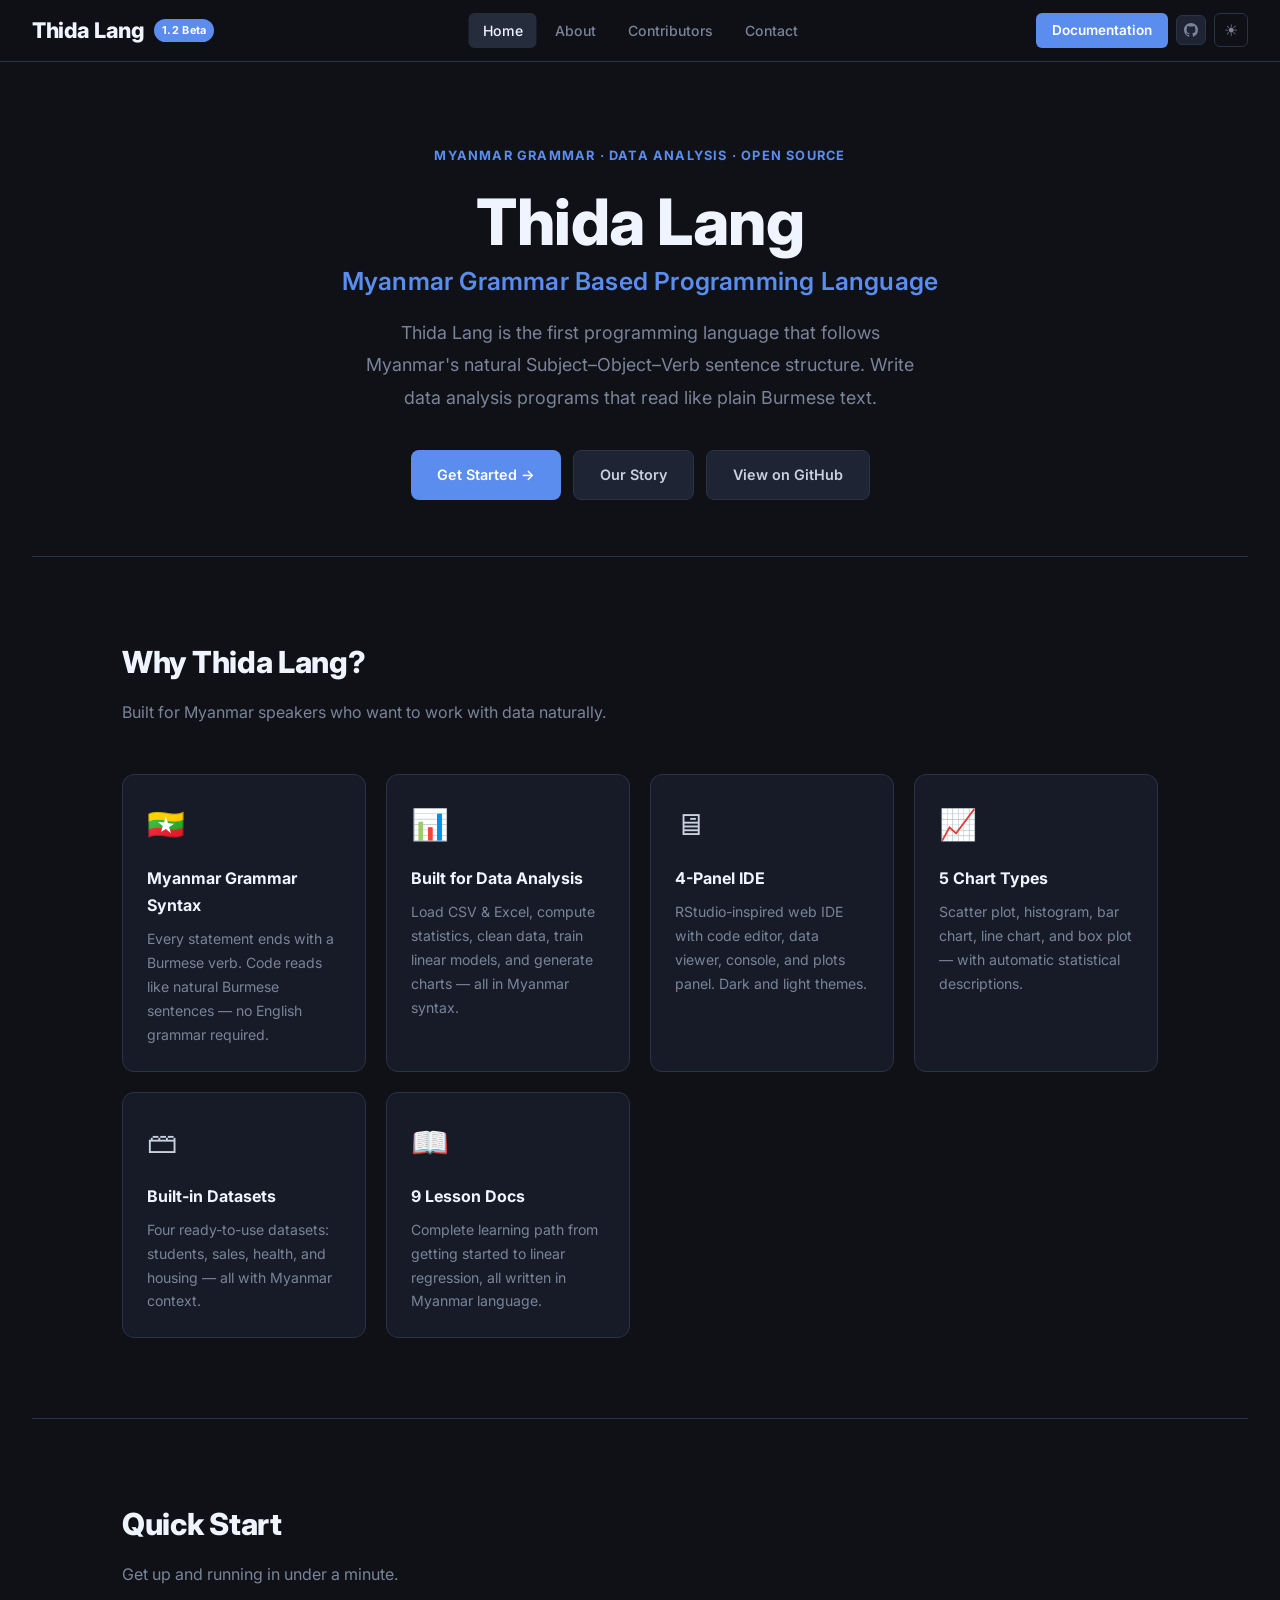
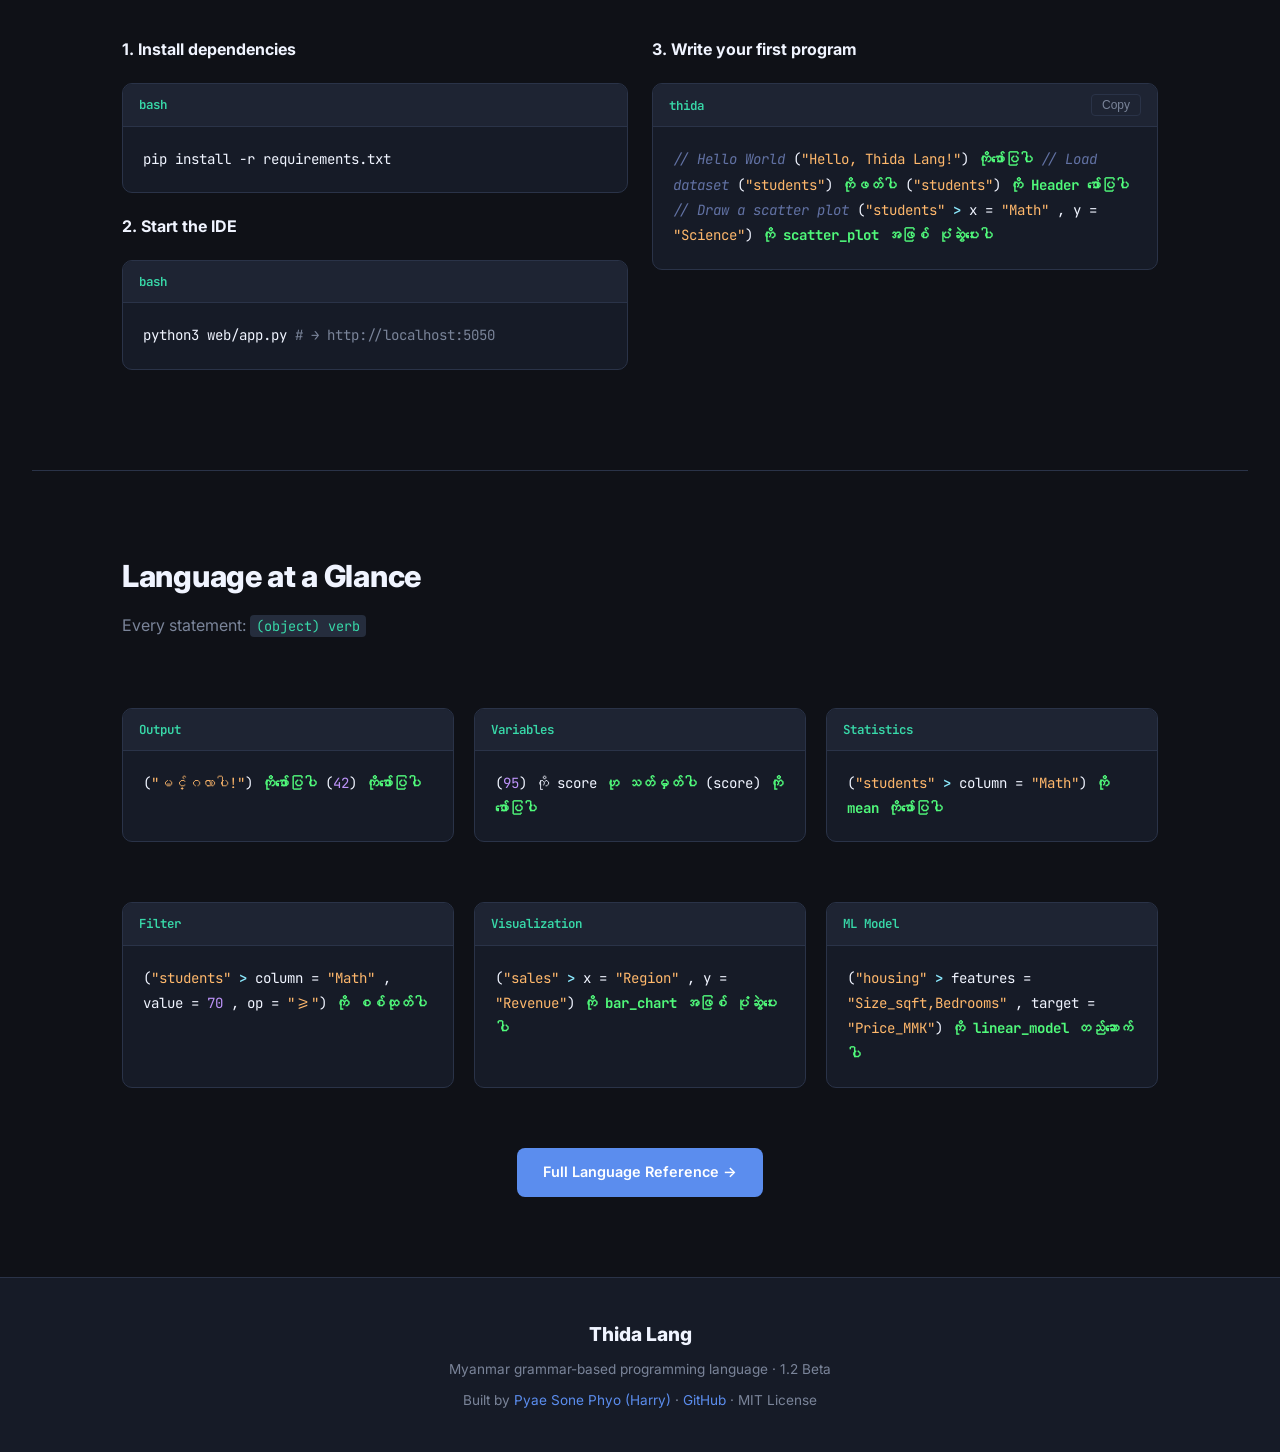
<file: docs-site/index.html>
<!DOCTYPE html>
<html lang="en" data-theme="dark">
<head>
<meta charset="UTF-8">
<meta name="viewport" content="width=device-width,initial-scale=1">
<title>Thida Lang — Myanmar Data Language</title>
<meta name="description" content="Thida Lang 1.2 Beta — The first Myanmar grammar-based programming language for data analysis.">
<meta property="og:title" content="Thida Lang 1.2 Beta">
<meta property="og:description" content="Write data analysis code in Myanmar grammar structure.">
<meta property="og:image" content="assets/cover.png">
<link href="https://fonts.googleapis.com/css2?family=Inter:wght@400;500;600;700;800&family=JetBrains+Mono:wght@400;500&display=swap" rel="stylesheet">
<link rel="stylesheet" href="style.css">
<script src="theme.js"></script>
</head>
<body>

<!-- NAV -->
<nav class="nav">
  <div class="nav-brand">
    <span class="nav-logo">Thida Lang</span>
    <span class="nav-badge">1.2 Beta</span>
  </div>
  <div class="nav-center">
    <a href="index.html"        class="nav-link active">Home</a>
    <a href="about.html"        class="nav-link">About</a>
    <a href="contributors.html" class="nav-link">Contributors</a>
    <a href="contact.html"      class="nav-link">Contact</a>
  </div>
  <div class="nav-right">
    <a href="docs.html" class="nav-doc-btn">Documentation</a>
    <a href="https://github.com/deluluscientist/thida-lang" target="_blank" class="nav-gh-icon" title="GitHub">
      <svg width="14" height="14" viewBox="0 0 16 16" fill="currentColor"><path d="M8 0C3.58 0 0 3.58 0 8c0 3.54 2.29 6.53 5.47 7.59.4.07.55-.17.55-.38 0-.19-.01-.82-.01-1.49-2.01.37-2.53-.49-2.69-.94-.09-.23-.48-.94-.82-1.13-.28-.15-.68-.52-.01-.53.63-.01 1.08.58 1.23.82.72 1.21 1.87.87 2.33.66.07-.52.28-.87.51-1.07-1.78-.2-3.64-.89-3.64-3.95 0-.87.31-1.59.82-2.15-.08-.2-.36-1.02.08-2.12 0 0 .67-.21 2.2.82.64-.18 1.32-.27 2-.27.68 0 1.36.09 2 .27 1.53-1.04 2.2-.82 2.2-.82.44 1.1.16 1.92.08 2.12.51.56.82 1.27.82 2.15 0 3.07-1.87 3.75-3.65 3.95.29.25.54.73.54 1.48 0 1.07-.01 1.93-.01 2.2 0 .21.15.46.55.38A8.013 8.013 0 0016 8c0-4.42-3.58-8-8-8z"/></svg>
    </a>
    <button id="theme-btn" class="theme-btn" onclick="toggleTheme()" title="Toggle theme">☀</button>
    <button class="nav-hamburger" id="nav-hamburger" onclick="toggleMenu()" aria-label="Menu">
      <span></span><span></span><span></span>
    </button>
  </div>
</nav>
<div class="nav-mobile-menu" id="nav-mobile-menu">
  <a href="index.html"        class="nav-link active">Home</a>
  <a href="about.html"        class="nav-link">About</a>
  <a href="contributors.html" class="nav-link">Contributors</a>
  <a href="contact.html"      class="nav-link">Contact</a>
  <a href="docs.html" class="nav-doc-btn">Documentation</a>
  <a href="https://github.com/deluluscientist/thida-lang" target="_blank" class="nav-mobile-gh">
    <svg width="16" height="16" viewBox="0 0 16 16" fill="currentColor"><path d="M8 0C3.58 0 0 3.58 0 8c0 3.54 2.29 6.53 5.47 7.59.4.07.55-.17.55-.38 0-.19-.01-.82-.01-1.49-2.01.37-2.53-.49-2.69-.94-.09-.23-.48-.94-.82-1.13-.28-.15-.68-.52-.01-.53.63-.01 1.08.58 1.23.82.72 1.21 1.87.87 2.33.66.07-.52.28-.87.51-1.07-1.78-.2-3.64-.89-3.64-3.95 0-.87.31-1.59.82-2.15-.08-.2-.36-1.02.08-2.12 0 0 .67-.21 2.2.82.64-.18 1.32-.27 2-.27.68 0 1.36.09 2 .27 1.53-1.04 2.2-.82 2.2-.82.44 1.1.16 1.92.08 2.12.51.56.82 1.27.82 2.15 0 3.07-1.87 3.75-3.65 3.95.29.25.54.73.54 1.48 0 1.07-.01 1.93-.01 2.2 0 .21.15.46.55.38A8.013 8.013 0 0016 8c0-4.42-3.58-8-8-8z"/></svg>
    GitHub
  </a>
</div>

<!-- HERO -->
<section class="hero">
  <div class="hero-inner">
    <span class="hero-eyebrow">Myanmar Grammar · Data Analysis · Open Source</span>
    <h1 class="hero-title">Thida Lang<br><span>Myanmar Grammar Based Programming Language</span></h1>
    <p class="hero-sub">
      Thida Lang is the first programming language that follows Myanmar's natural
      Subject–Object–Verb sentence structure. Write data analysis programs that
      read like plain Burmese text.
    </p>
    <div class="hero-btns">
      <a href="docs.html" class="btn btn-primary">Get Started →</a>
      <a href="about.html" class="btn btn-secondary">Our Story</a>
      <a href="https://github.com/deluluscientist/thida-lang" target="_blank" class="btn btn-secondary">View on GitHub</a>
    </div>
  </div>
</section>

<hr class="divider">

<!-- FEATURES -->
<section class="section">
  <h2 class="section-title">Why Thida Lang?</h2>
  <p class="section-sub">Built for Myanmar speakers who want to work with data naturally.</p>
  <div class="feature-grid">
    <div class="feature-card">
      <div class="fc-icon">🇲🇲</div>
      <div class="fc-title">Myanmar Grammar Syntax</div>
      <div class="fc-desc">Every statement ends with a Burmese verb. Code reads like natural Burmese sentences — no English grammar required.</div>
    </div>
    <div class="feature-card">
      <div class="fc-icon">📊</div>
      <div class="fc-title">Built for Data Analysis</div>
      <div class="fc-desc">Load CSV & Excel, compute statistics, clean data, train linear models, and generate charts — all in Myanmar syntax.</div>
    </div>
    <div class="feature-card">
      <div class="fc-icon">🖥</div>
      <div class="fc-title">4-Panel IDE</div>
      <div class="fc-desc">RStudio-inspired web IDE with code editor, data viewer, console, and plots panel. Dark and light themes.</div>
    </div>
    <div class="feature-card">
      <div class="fc-icon">📈</div>
      <div class="fc-title">5 Chart Types</div>
      <div class="fc-desc">Scatter plot, histogram, bar chart, line chart, and box plot — with automatic statistical descriptions.</div>
    </div>
    <div class="feature-card">
      <div class="fc-icon">🗃</div>
      <div class="fc-title">Built-in Datasets</div>
      <div class="fc-desc">Four ready-to-use datasets: students, sales, health, and housing — all with Myanmar context.</div>
    </div>
    <div class="feature-card">
      <div class="fc-icon">📖</div>
      <div class="fc-title">9 Lesson Docs</div>
      <div class="fc-desc">Complete learning path from getting started to linear regression, all written in Myanmar language.</div>
    </div>
  </div>
</section>

<hr class="divider">

<!-- QUICK START -->
<section class="section">
  <h2 class="section-title">Quick Start</h2>
  <p class="section-sub">Get up and running in under a minute.</p>

  <div class="qs-grid">
    <div>
      <h3 style="color:var(--bright);font-size:1rem;font-weight:700;margin-bottom:12px">1. Install dependencies</h3>
      <div class="code-block">
        <div class="cb-header"><span class="cb-lang">bash</span></div>
        <div class="cb-body">pip install -r requirements.txt</div>
      </div>

      <h3 style="color:var(--bright);font-size:1rem;font-weight:700;margin:20px 0 12px">2. Start the IDE</h3>
      <div class="code-block">
        <div class="cb-header"><span class="cb-lang">bash</span></div>
        <div class="cb-body">python3 web/app.py
<span style="color:var(--dim)"># → http://localhost:5050</span></div>
      </div>
    </div>

    <div>
      <h3 style="color:var(--bright);font-size:1rem;font-weight:700;margin-bottom:12px">3. Write your first program</h3>
      <div class="code-block">
        <div class="cb-header"><span class="cb-lang">thida</span><button class="cb-copy" onclick="copyCode(this)">Copy</button></div>
        <div class="cb-body"><span class="cmt">// Hello World</span>
(<span class="str">"Hello, Thida Lang!"</span>) <span class="verb">ကိုဖော်ပြပါ</span>

<span class="cmt">// Load dataset</span>
(<span class="str">"students"</span>) <span class="verb">ကိုဖတ်ပါ</span>
(<span class="str">"students"</span>) <span class="verb">ကို Header ဖော်ပြပါ</span>

<span class="cmt">// Draw a scatter plot</span>
(<span class="str">"students"</span> <span class="op">></span> x = <span class="str">"Math"</span> , y = <span class="str">"Science"</span>)
  <span class="verb">ကို scatter_plot အဖြစ် ပုံဆွဲပေးပါ</span></div>
      </div>
    </div>
  </div>
</section>

<hr class="divider">

<!-- SYNTAX OVERVIEW -->
<section class="section">
  <h2 class="section-title">Language at a Glance</h2>
  <p class="section-sub">Every statement: <code>(object) verb</code></p>

  <div class="feature-grid" style="grid-template-columns: repeat(auto-fill, minmax(300px, 1fr))">

    <div class="code-block">
      <div class="cb-header"><span class="cb-lang">Output</span></div>
      <div class="cb-body">(<span class="str">"မင်္ဂလာပါ!"</span>) <span class="verb">ကိုဖော်ပြပါ</span>
(<span class="num">42</span>) <span class="verb">ကိုဖော်ပြပါ</span></div>
    </div>

    <div class="code-block">
      <div class="cb-header"><span class="cb-lang">Variables</span></div>
      <div class="cb-body">(<span class="num">95</span>) ကို score <span class="verb">ဟု သတ်မှတ်ပါ</span>
(score) <span class="verb">ကိုဖော်ပြပါ</span></div>
    </div>

    <div class="code-block">
      <div class="cb-header"><span class="cb-lang">Statistics</span></div>
      <div class="cb-body">(<span class="str">"students"</span> <span class="op">></span> column = <span class="str">"Math"</span>)
  <span class="verb">ကို mean ကိုဖော်ပြပါ</span></div>
    </div>

    <div class="code-block">
      <div class="cb-header"><span class="cb-lang">Filter</span></div>
      <div class="cb-body">(<span class="str">"students"</span> <span class="op">></span> column = <span class="str">"Math"</span> ,
  value = <span class="num">70</span> , op = <span class="str">">="</span>)
  <span class="verb">ကို စစ်ထုတ်ပါ</span></div>
    </div>

    <div class="code-block">
      <div class="cb-header"><span class="cb-lang">Visualization</span></div>
      <div class="cb-body">(<span class="str">"sales"</span> <span class="op">></span> x = <span class="str">"Region"</span> ,
  y = <span class="str">"Revenue"</span>)
  <span class="verb">ကို bar_chart အဖြစ် ပုံဆွဲပေးပါ</span></div>
    </div>

    <div class="code-block">
      <div class="cb-header"><span class="cb-lang">ML Model</span></div>
      <div class="cb-body">(<span class="str">"housing"</span> <span class="op">></span>
  features = <span class="str">"Size_sqft,Bedrooms"</span> ,
  target = <span class="str">"Price_MMK"</span>)
  <span class="verb">ကို linear_model တည်ဆောက်ပါ</span></div>
    </div>

  </div>

  <div style="text-align:center;margin-top:40px">
    <a href="docs.html" class="btn btn-primary">Full Language Reference →</a>
  </div>
</section>

<!-- FOOTER -->
<footer>
  <div class="footer-inner">
    <div class="footer-logo">Thida Lang</div>
    <p>Myanmar grammar-based programming language · 1.2 Beta</p>
    <p style="margin-top:8px">
      Built by <a href="about.html">Pyae Sone Phyo (Harry)</a> ·
      <a href="https://github.com/deluluscientist/thida-lang" target="_blank">GitHub</a> ·
      MIT License
    </p>
  </div>
</footer>

<script>
function copyCode(btn) {
  const code = btn.closest(".code-block").querySelector(".cb-body").innerText;
  navigator.clipboard.writeText(code).then(() => {
    btn.textContent = "Copied!";
    setTimeout(() => btn.textContent = "Copy", 1800);
  });
}
</script>
<script>
function toggleMenu() {
  var btn = document.getElementById('nav-hamburger');
  var menu = document.getElementById('nav-mobile-menu');
  btn.classList.toggle('open');
  menu.classList.toggle('open');
}
document.addEventListener('click', function(e) {
  if (!e.target.closest('.nav-hamburger') && !e.target.closest('.nav-mobile-menu')) {
    var btn = document.getElementById('nav-hamburger');
    var menu = document.getElementById('nav-mobile-menu');
    if (btn) btn.classList.remove('open');
    if (menu) menu.classList.remove('open');
  }
});
</script>
</body>
</html>
</file>
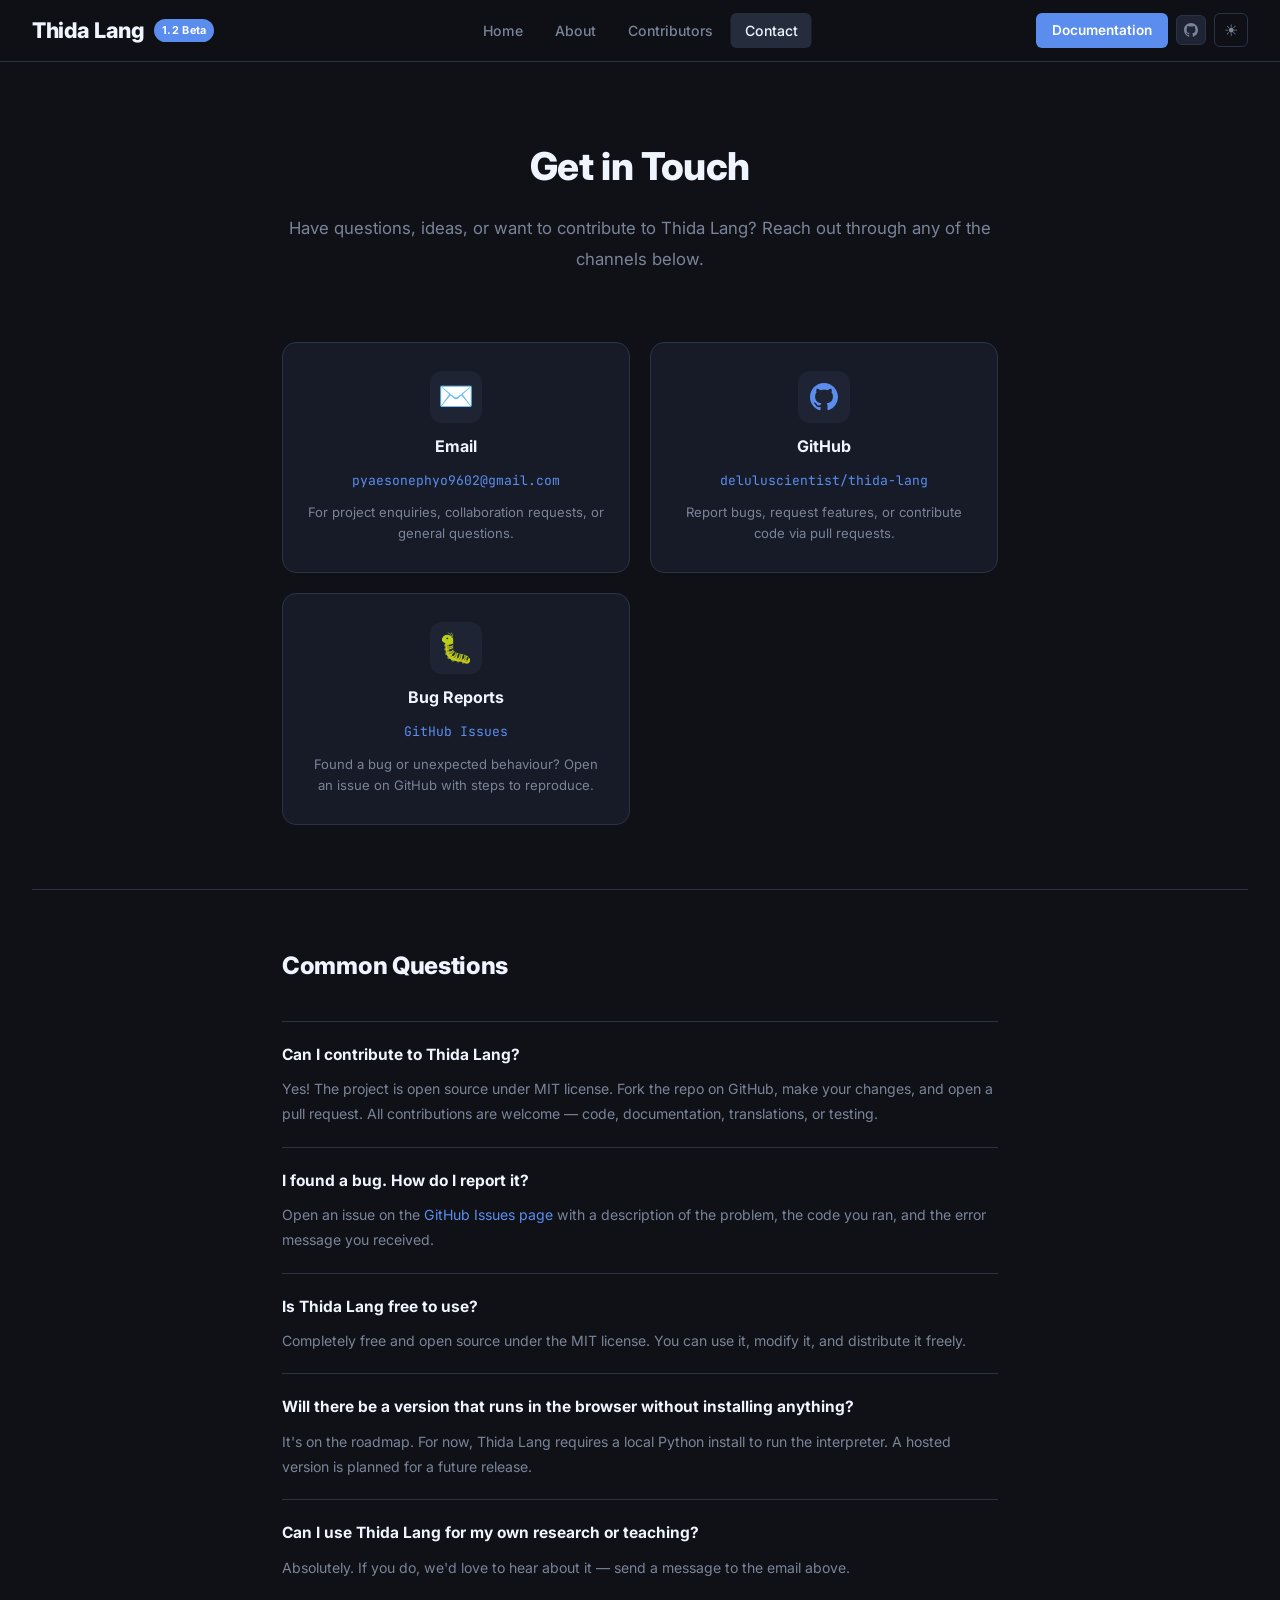
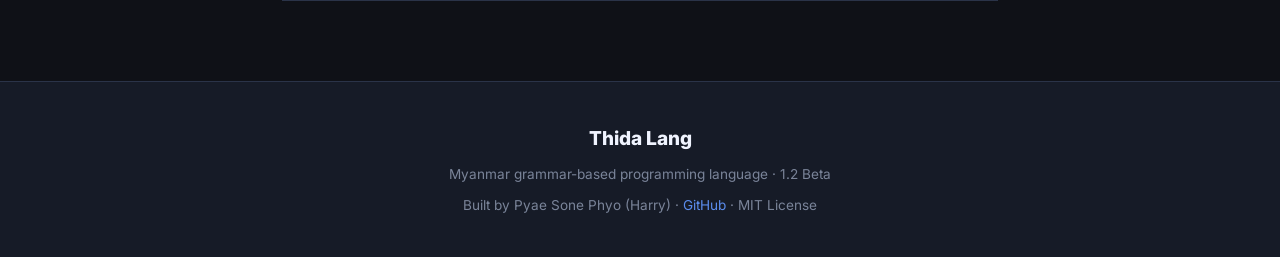
<file: docs-site/contact.html>
<!DOCTYPE html>
<html lang="en" data-theme="dark">
<head>
<meta charset="UTF-8">
<meta name="viewport" content="width=device-width,initial-scale=1">
<title>Contact — Thida Lang 1.2</title>
<meta name="description" content="Get in touch with the Thida Lang team.">
<link href="https://fonts.googleapis.com/css2?family=Inter:wght@400;500;600;700;800&family=JetBrains+Mono:wght@400;500&display=swap" rel="stylesheet">
<link rel="stylesheet" href="style.css">
<script src="theme.js"></script>
</head>
<body>

<!-- NAV -->
<nav class="nav">
  <div class="nav-brand">
    <span class="nav-logo">Thida Lang</span>
    <span class="nav-badge">1.2 Beta</span>
  </div>
  <div class="nav-center">
    <a href="index.html"        class="nav-link">Home</a>
    <a href="about.html"        class="nav-link">About</a>
    <a href="contributors.html" class="nav-link">Contributors</a>
    <a href="contact.html"      class="nav-link active">Contact</a>
  </div>
  <div class="nav-right">
    <a href="docs.html" class="nav-doc-btn">Documentation</a>
    <a href="https://github.com/deluluscientist/thida-lang" target="_blank" class="nav-gh-icon" title="GitHub">
      <svg width="14" height="14" viewBox="0 0 16 16" fill="currentColor"><path d="M8 0C3.58 0 0 3.58 0 8c0 3.54 2.29 6.53 5.47 7.59.4.07.55-.17.55-.38 0-.19-.01-.82-.01-1.49-2.01.37-2.53-.49-2.69-.94-.09-.23-.48-.94-.82-1.13-.28-.15-.68-.52-.01-.53.63-.01 1.08.58 1.23.82.72 1.21 1.87.87 2.33.66.07-.52.28-.87.51-1.07-1.78-.2-3.64-.89-3.64-3.95 0-.87.31-1.59.82-2.15-.08-.2-.36-1.02.08-2.12 0 0 .67-.21 2.2.82.64-.18 1.32-.27 2-.27.68 0 1.36.09 2 .27 1.53-1.04 2.2-.82 2.2-.82.44 1.1.16 1.92.08 2.12.51.56.82 1.27.82 2.15 0 3.07-1.87 3.75-3.65 3.95.29.25.54.73.54 1.48 0 1.07-.01 1.93-.01 2.2 0 .21.15.46.55.38A8.013 8.013 0 0016 8c0-4.42-3.58-8-8-8z"/></svg>
    </a>
    <button class="nav-hamburger" id="nav-hamburger" onclick="toggleMenu()" aria-label="Menu">
      <span></span><span></span><span></span>
    </button>
    <button id="theme-btn" class="theme-btn" onclick="toggleTheme()" title="Toggle theme">☀</button>
  </div>
</nav>
<div class="nav-mobile-menu" id="nav-mobile-menu">
  <a href="index.html"        class="nav-link">Home</a>
  <a href="about.html"        class="nav-link">About</a>
  <a href="contributors.html"        class="nav-link">Contributors</a>
  <a href="contact.html"        class="nav-link active">Contact</a>
  <a href="docs.html" class="nav-doc-btn">Documentation</a>
  <a href="https://github.com/deluluscientist/thida-lang" target="_blank" class="nav-mobile-gh">
    <svg width="16" height="16" viewBox="0 0 16 16" fill="currentColor"><path d="M8 0C3.58 0 0 3.58 0 8c0 3.54 2.29 6.53 5.47 7.59.4.07.55-.17.55-.38 0-.19-.01-.82-.01-1.49-2.01.37-2.53-.49-2.69-.94-.09-.23-.48-.94-.82-1.13-.28-.15-.68-.52-.01-.53.63-.01 1.08.58 1.23.82.72 1.21 1.87.87 2.33.66.07-.52.28-.87.51-1.07-1.78-.2-3.64-.89-3.64-3.95 0-.87.31-1.59.82-2.15-.08-.2-.36-1.02.08-2.12 0 0 .67-.21 2.2.82.64-.18 1.32-.27 2-.27.68 0 1.36.09 2 .27 1.53-1.04 2.2-.82 2.2-.82.44 1.1.16 1.92.08 2.12.51.56.82 1.27.82 2.15 0 3.07-1.87 3.75-3.65 3.95.29.25.54.73.54 1.48 0 1.07-.01 1.93-.01 2.2 0 .21.15.46.55.38A8.013 8.013 0 0016 8c0-4.42-3.58-8-8-8z"/></svg>
    GitHub
  </a>
</div>

<!-- HERO -->
<div class="about-hero" style="text-align:center">
  <h1 class="ah-title">Get in Touch</h1>
  <p class="ah-sub">Have questions, ideas, or want to contribute to Thida Lang? Reach out through any of the channels below.</p>
</div>

<!-- CONTACT CARDS -->
<section class="about-section">
  <div class="contact-grid">

    <a href="mailto:pyaesonephyo9602@gmail.com" class="contact-card">
      <div class="cc-icon">✉️</div>
      <div class="cc-title">Email</div>
      <div class="cc-value">pyaesonephyo9602@gmail.com</div>
      <div class="cc-desc">For project enquiries, collaboration requests, or general questions.</div>
    </a>

    <a href="https://github.com/deluluscientist/thida-lang" target="_blank" class="contact-card">
      <div class="cc-icon">
        <svg width="28" height="28" viewBox="0 0 16 16" fill="currentColor">
          <path d="M8 0C3.58 0 0 3.58 0 8c0 3.54 2.29 6.53 5.47 7.59.4.07.55-.17.55-.38
            0-.19-.01-.82-.01-1.49-2.01.37-2.53-.49-2.69-.94-.09-.23-.48-.94-.82-1.13
            -.28-.15-.68-.52-.01-.53.63-.01 1.08.58 1.23.82.72 1.21 1.87.87 2.33.66
            .07-.52.28-.87.51-1.07-1.78-.2-3.64-.89-3.64-3.95 0-.87.31-1.59.82-2.15
            -.08-.2-.36-1.02.08-2.12 0 0 .67-.21 2.2.82.64-.18 1.32-.27 2-.27.68 0
            1.36.09 2 .27 1.53-1.04 2.2-.82 2.2-.82.44 1.1.16 1.92.08 2.12.51.56.82
            1.27.82 2.15 0 3.07-1.87 3.75-3.65 3.95.29.25.54.73.54 1.48 0 1.07-.01
            1.93-.01 2.2 0 .21.15.46.55.38A8.013 8.013 0 0016 8c0-4.42-3.58-8-8-8z"/>
        </svg>
      </div>
      <div class="cc-title">GitHub</div>
      <div class="cc-value">deluluscientist/thida-lang</div>
      <div class="cc-desc">Report bugs, request features, or contribute code via pull requests.</div>
    </a>

    <a href="https://github.com/deluluscientist/thida-lang/issues" target="_blank" class="contact-card">
      <div class="cc-icon">🐛</div>
      <div class="cc-title">Bug Reports</div>
      <div class="cc-value">GitHub Issues</div>
      <div class="cc-desc">Found a bug or unexpected behaviour? Open an issue on GitHub with steps to reproduce.</div>
    </a>

  </div>
</section>

<hr class="divider">

<!-- FAQ -->
<section class="about-section" style="padding-top:56px;padding-bottom:80px">
  <h2 class="section-title" style="font-size:1.5rem">Common Questions</h2>
  <div style="height:24px"></div>

  <div class="faq-list">
    <div class="faq-item">
      <div class="faq-q">Can I contribute to Thida Lang?</div>
      <div class="faq-a">Yes! The project is open source under MIT license. Fork the repo on GitHub, make your changes, and open a pull request. All contributions are welcome — code, documentation, translations, or testing.</div>
    </div>
    <div class="faq-item">
      <div class="faq-q">I found a bug. How do I report it?</div>
      <div class="faq-a">Open an issue on the <a href="https://github.com/deluluscientist/thida-lang/issues" target="_blank">GitHub Issues page</a> with a description of the problem, the code you ran, and the error message you received.</div>
    </div>
    <div class="faq-item">
      <div class="faq-q">Is Thida Lang free to use?</div>
      <div class="faq-a">Completely free and open source under the MIT license. You can use it, modify it, and distribute it freely.</div>
    </div>
    <div class="faq-item">
      <div class="faq-q">Will there be a version that runs in the browser without installing anything?</div>
      <div class="faq-a">It's on the roadmap. For now, Thida Lang requires a local Python install to run the interpreter. A hosted version is planned for a future release.</div>
    </div>
    <div class="faq-item">
      <div class="faq-q">Can I use Thida Lang for my own research or teaching?</div>
      <div class="faq-a">Absolutely. If you do, we'd love to hear about it — send a message to the email above.</div>
    </div>
  </div>
</section>

<!-- FOOTER -->
<footer>
  <div class="footer-inner">
    <div class="footer-logo">Thida Lang</div>
    <p>Myanmar grammar-based programming language · 1.2 Beta</p>
    <p style="margin-top:8px">
      Built by Pyae Sone Phyo (Harry) ·
      <a href="https://github.com/deluluscientist/thida-lang" target="_blank">GitHub</a> ·
      MIT License
    </p>
  </div>
</footer>

<script>
function toggleMenu() {
  var btn = document.getElementById('nav-hamburger');
  var menu = document.getElementById('nav-mobile-menu');
  btn.classList.toggle('open');
  menu.classList.toggle('open');
}
document.addEventListener('click', function(e) {
  if (!e.target.closest('.nav-hamburger') && !e.target.closest('.nav-mobile-menu')) {
    var btn = document.getElementById('nav-hamburger');
    var menu = document.getElementById('nav-mobile-menu');
    if (btn) btn.classList.remove('open');
    if (menu) menu.classList.remove('open');
  }
});
</script>
</body>
</html>
</file>
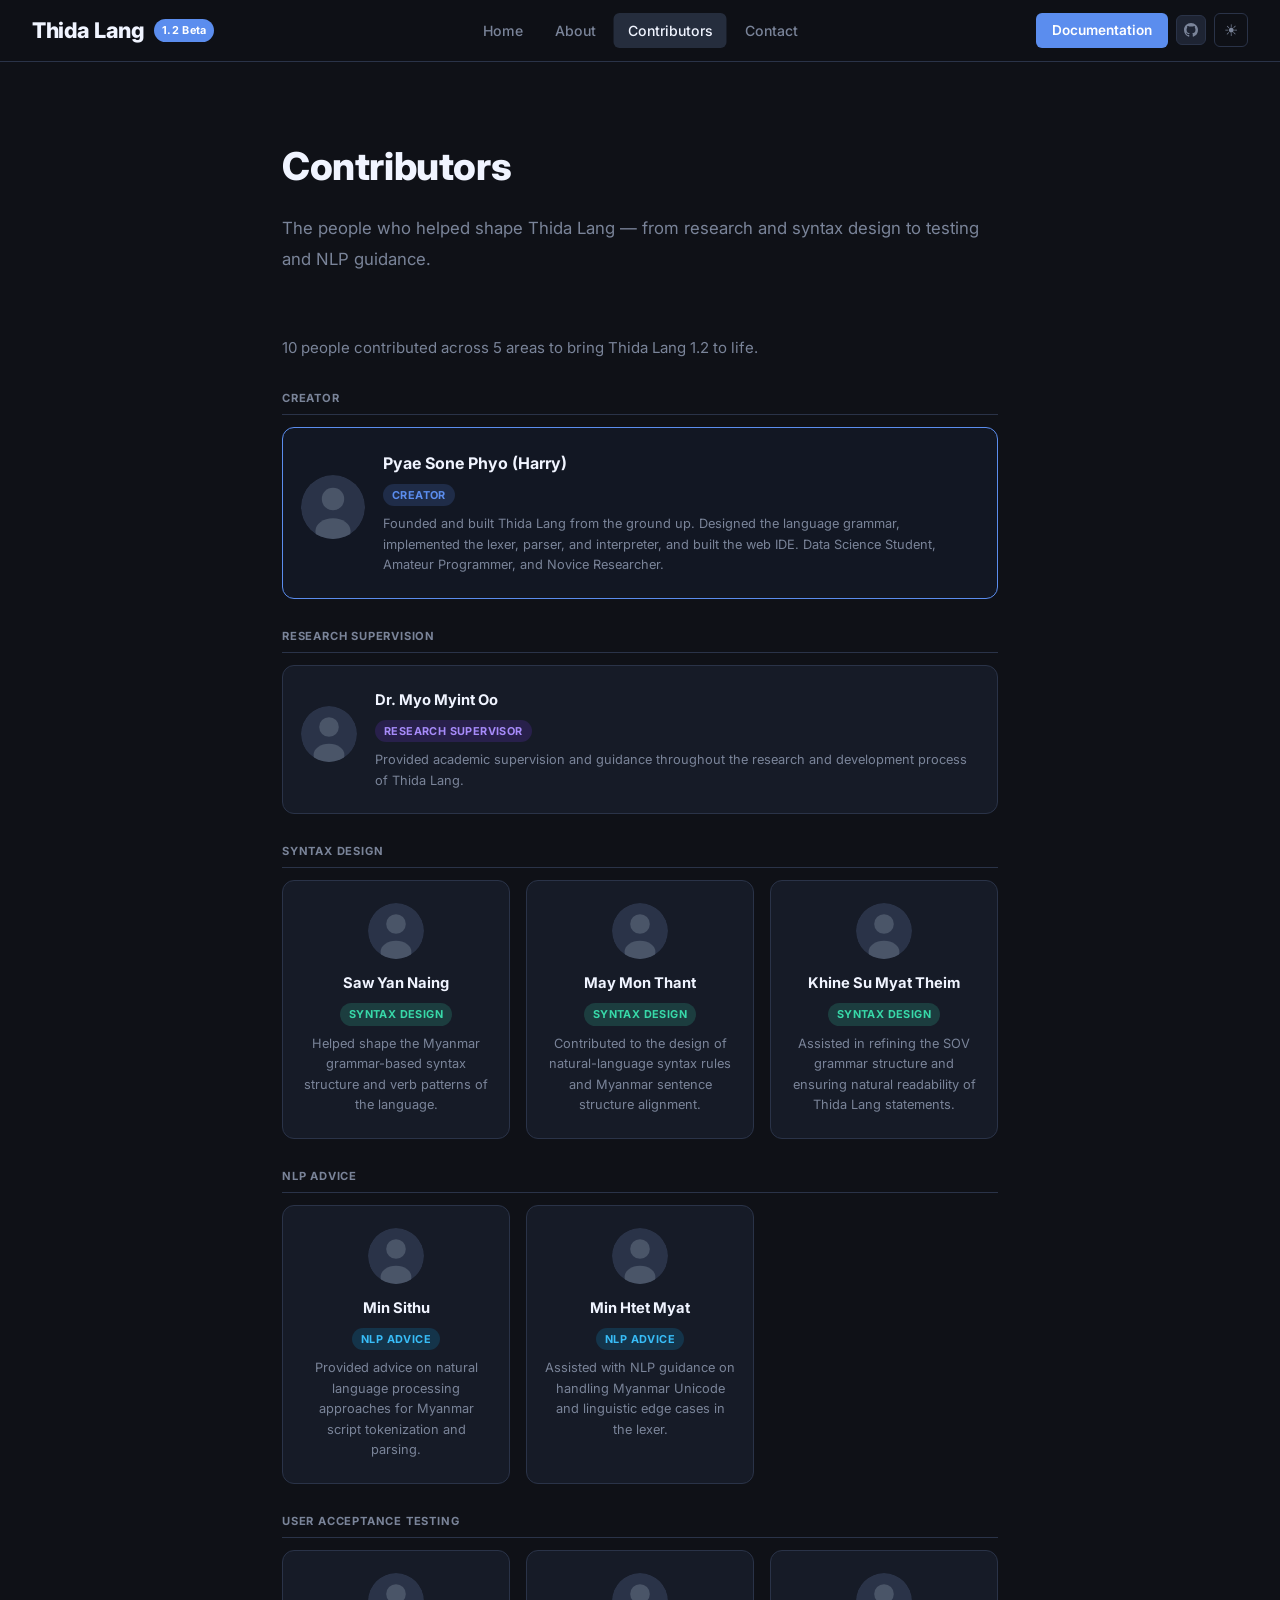
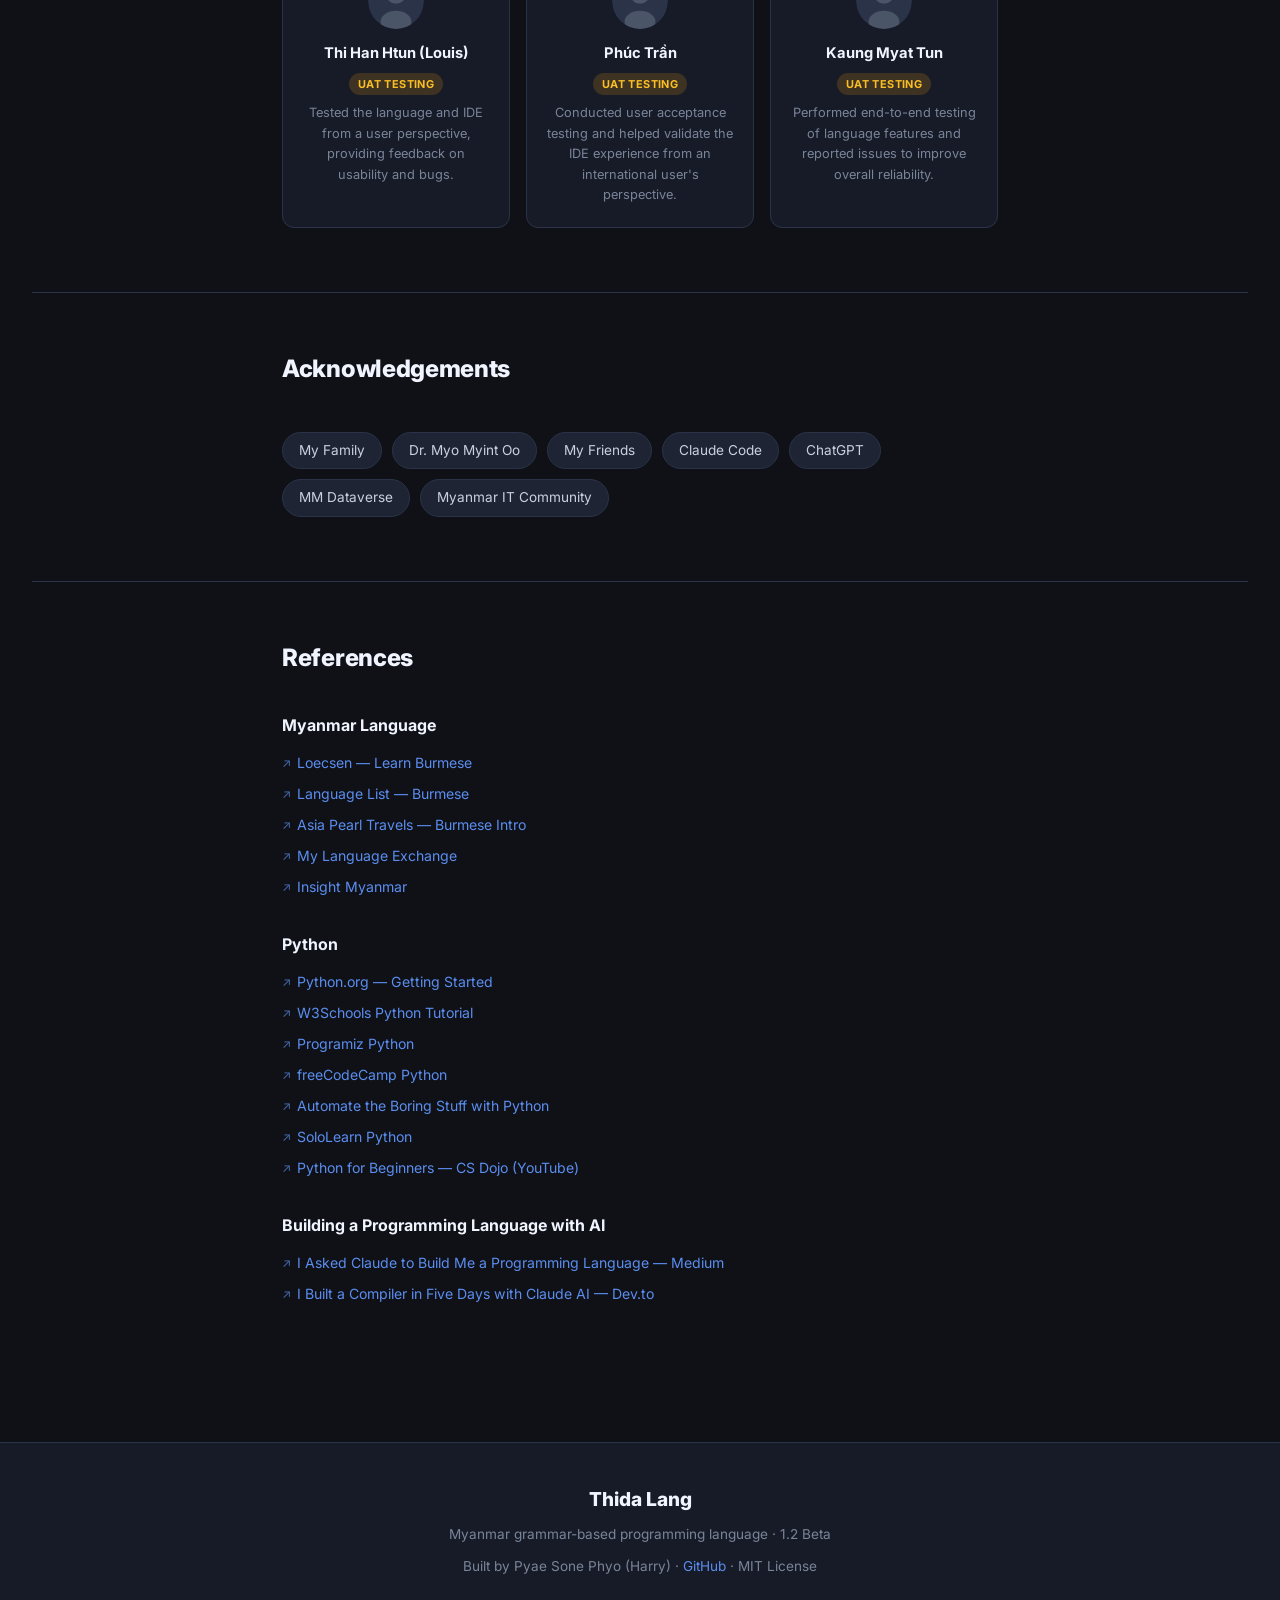
<file: docs-site/contributors.html>
<!DOCTYPE html>
<html lang="en" data-theme="dark">
<head>
<meta charset="UTF-8">
<meta name="viewport" content="width=device-width,initial-scale=1">
<title>Contributors — Thida Lang 1.2</title>
<meta name="description" content="The people who made Thida Lang possible.">
<link href="https://fonts.googleapis.com/css2?family=Inter:wght@400;500;600;700;800&family=JetBrains+Mono:wght@400;500&display=swap" rel="stylesheet">
<link rel="stylesheet" href="style.css">
<script src="theme.js"></script>
</head>
<body>

<!-- NAV -->
<nav class="nav">
  <div class="nav-brand">
    <span class="nav-logo">Thida Lang</span>
    <span class="nav-badge">1.2 Beta</span>
  </div>
  <div class="nav-center">
    <a href="index.html"        class="nav-link">Home</a>
    <a href="about.html"        class="nav-link">About</a>
    <a href="contributors.html" class="nav-link active">Contributors</a>
    <a href="contact.html"      class="nav-link">Contact</a>
  </div>
  <div class="nav-right">
    <a href="docs.html" class="nav-doc-btn">Documentation</a>
    <a href="https://github.com/deluluscientist/thida-lang" target="_blank" class="nav-gh-icon" title="GitHub">
      <svg width="14" height="14" viewBox="0 0 16 16" fill="currentColor"><path d="M8 0C3.58 0 0 3.58 0 8c0 3.54 2.29 6.53 5.47 7.59.4.07.55-.17.55-.38 0-.19-.01-.82-.01-1.49-2.01.37-2.53-.49-2.69-.94-.09-.23-.48-.94-.82-1.13-.28-.15-.68-.52-.01-.53.63-.01 1.08.58 1.23.82.72 1.21 1.87.87 2.33.66.07-.52.28-.87.51-1.07-1.78-.2-3.64-.89-3.64-3.95 0-.87.31-1.59.82-2.15-.08-.2-.36-1.02.08-2.12 0 0 .67-.21 2.2.82.64-.18 1.32-.27 2-.27.68 0 1.36.09 2 .27 1.53-1.04 2.2-.82 2.2-.82.44 1.1.16 1.92.08 2.12.51.56.82 1.27.82 2.15 0 3.07-1.87 3.75-3.65 3.95.29.25.54.73.54 1.48 0 1.07-.01 1.93-.01 2.2 0 .21.15.46.55.38A8.013 8.013 0 0016 8c0-4.42-3.58-8-8-8z"/></svg>
    </a>
    <button class="nav-hamburger" id="nav-hamburger" onclick="toggleMenu()" aria-label="Menu">
      <span></span><span></span><span></span>
    </button>
    <button id="theme-btn" class="theme-btn" onclick="toggleTheme()" title="Toggle theme">☀</button>
  </div>
</nav>
<div class="nav-mobile-menu" id="nav-mobile-menu">
  <a href="index.html"        class="nav-link">Home</a>
  <a href="about.html"        class="nav-link">About</a>
  <a href="contributors.html"        class="nav-link active">Contributors</a>
  <a href="contact.html"        class="nav-link">Contact</a>
  <a href="docs.html" class="nav-doc-btn">Documentation</a>
  <a href="https://github.com/deluluscientist/thida-lang" target="_blank" class="nav-mobile-gh">
    <svg width="16" height="16" viewBox="0 0 16 16" fill="currentColor"><path d="M8 0C3.58 0 0 3.58 0 8c0 3.54 2.29 6.53 5.47 7.59.4.07.55-.17.55-.38 0-.19-.01-.82-.01-1.49-2.01.37-2.53-.49-2.69-.94-.09-.23-.48-.94-.82-1.13-.28-.15-.68-.52-.01-.53.63-.01 1.08.58 1.23.82.72 1.21 1.87.87 2.33.66.07-.52.28-.87.51-1.07-1.78-.2-3.64-.89-3.64-3.95 0-.87.31-1.59.82-2.15-.08-.2-.36-1.02.08-2.12 0 0 .67-.21 2.2.82.64-.18 1.32-.27 2-.27.68 0 1.36.09 2 .27 1.53-1.04 2.2-.82 2.2-.82.44 1.1.16 1.92.08 2.12.51.56.82 1.27.82 2.15 0 3.07-1.87 3.75-3.65 3.95.29.25.54.73.54 1.48 0 1.07-.01 1.93-.01 2.2 0 .21.15.46.55.38A8.013 8.013 0 0016 8c0-4.42-3.58-8-8-8z"/></svg>
    GitHub
  </a>
</div>

<!-- HERO -->
<div class="about-hero">
  <h1 class="ah-title">Contributors</h1>
  <p class="ah-sub">The people who helped shape Thida Lang — from research and syntax design to testing and NLP guidance.</p>
</div>

<!-- CONTRIBUTORS -->
<section class="about-section">
  <p class="dc-p" style="color:var(--dim)">10 people contributed across 5 areas to bring Thida Lang 1.2 to life.</p>

  <!-- Creator -->
  <div class="contrib-group-label">Creator</div>
  <div class="contributor-grid" style="grid-template-columns: 1fr">
    <div class="contrib-card creator">
      <div style="display:flex;align-items:center;gap:18px;text-align:left">
        <img src="assets/avatar.svg" class="contrib-avatar" style="width:64px;height:64px;flex-shrink:0">
        <div>
          <div class="contrib-name" style="font-size:1rem">Pyae Sone Phyo (Harry)</div>
          <span class="contrib-tag tag-creator">Creator</span>
          <div class="contrib-role">Founded and built Thida Lang from the ground up. Designed the language grammar, implemented the lexer, parser, and interpreter, and built the web IDE. Data Science Student, Amateur Programmer, and Novice Researcher.</div>
        </div>
      </div>
    </div>
  </div>

  <!-- Research -->
  <div class="contrib-group-label">Research Supervision</div>
  <div class="contributor-grid" style="grid-template-columns: 1fr">
    <div class="contrib-card">
      <div style="display:flex;align-items:center;gap:18px;text-align:left">
        <img src="assets/avatar.svg" class="contrib-avatar" style="flex-shrink:0">
        <div>
          <div class="contrib-name">Dr. Myo Myint Oo</div>
          <span class="contrib-tag tag-research">Research Supervisor</span>
          <div class="contrib-role">Provided academic supervision and guidance throughout the research and development process of Thida Lang.</div>
        </div>
      </div>
    </div>
  </div>

  <!-- Syntax Design -->
  <div class="contrib-group-label">Syntax Design</div>
  <div class="contributor-grid">
    <div class="contrib-card">
      <img src="assets/avatar.svg" class="contrib-avatar">
      <div class="contrib-name">Saw Yan Naing</div>
      <span class="contrib-tag tag-syntax">Syntax Design</span>
      <div class="contrib-role">Helped shape the Myanmar grammar-based syntax structure and verb patterns of the language.</div>
    </div>
    <div class="contrib-card">
      <img src="assets/avatar.svg" class="contrib-avatar">
      <div class="contrib-name">May Mon Thant</div>
      <span class="contrib-tag tag-syntax">Syntax Design</span>
      <div class="contrib-role">Contributed to the design of natural-language syntax rules and Myanmar sentence structure alignment.</div>
    </div>
    <div class="contrib-card">
      <img src="assets/avatar.svg" class="contrib-avatar">
      <div class="contrib-name">Khine Su Myat Theim</div>
      <span class="contrib-tag tag-syntax">Syntax Design</span>
      <div class="contrib-role">Assisted in refining the SOV grammar structure and ensuring natural readability of Thida Lang statements.</div>
    </div>
  </div>

  <!-- NLP Advice -->
  <div class="contrib-group-label">NLP Advice</div>
  <div class="contributor-grid">
    <div class="contrib-card">
      <img src="assets/avatar.svg" class="contrib-avatar">
      <div class="contrib-name">Min Sithu</div>
      <span class="contrib-tag tag-nlp">NLP Advice</span>
      <div class="contrib-role">Provided advice on natural language processing approaches for Myanmar script tokenization and parsing.</div>
    </div>
    <div class="contrib-card">
      <img src="assets/avatar.svg" class="contrib-avatar">
      <div class="contrib-name">Min Htet Myat</div>
      <span class="contrib-tag tag-nlp">NLP Advice</span>
      <div class="contrib-role">Assisted with NLP guidance on handling Myanmar Unicode and linguistic edge cases in the lexer.</div>
    </div>
  </div>

  <!-- UAT Testing -->
  <div class="contrib-group-label">User Acceptance Testing</div>
  <div class="contributor-grid">
    <div class="contrib-card">
      <img src="assets/avatar.svg" class="contrib-avatar">
      <div class="contrib-name">Thi Han Htun (Louis)</div>
      <span class="contrib-tag tag-uat">UAT Testing</span>
      <div class="contrib-role">Tested the language and IDE from a user perspective, providing feedback on usability and bugs.</div>
    </div>
    <div class="contrib-card">
      <img src="assets/avatar.svg" class="contrib-avatar">
      <div class="contrib-name">Phúc Trần</div>
      <span class="contrib-tag tag-uat">UAT Testing</span>
      <div class="contrib-role">Conducted user acceptance testing and helped validate the IDE experience from an international user's perspective.</div>
    </div>
    <div class="contrib-card">
      <img src="assets/avatar.svg" class="contrib-avatar">
      <div class="contrib-name">Kaung Myat Tun</div>
      <span class="contrib-tag tag-uat">UAT Testing</span>
      <div class="contrib-role">Performed end-to-end testing of language features and reported issues to improve overall reliability.</div>
    </div>
  </div>
</section>

<hr class="divider">

<!-- ACKNOWLEDGEMENTS -->
<section class="about-section" style="padding-top:56px">
  <h2 class="section-title" style="font-size:1.5rem">Acknowledgements</h2>
  <div style="height:16px"></div>
  <ul class="ack-list">
    <li>My Family</li>
    <li>Dr. Myo Myint Oo</li>
    <li>My Friends</li>
    <li>Claude Code</li>
    <li>ChatGPT</li>
    <li>MM Dataverse</li>
    <li>Myanmar IT Community</li>
  </ul>
</section>

<hr class="divider">

<!-- REFERENCES -->
<section class="about-section" style="padding-top:56px">
  <h2 class="section-title" style="font-size:1.5rem">References</h2>
  <div style="height:24px"></div>

  <div class="ref-group">
    <div class="ref-group-title">Myanmar Language</div>
    <ul class="ref-link-list">
      <li><a href="http://www.loecsen.com/en/learn-burmese" target="_blank">Loecsen — Learn Burmese</a></li>
      <li><a href="http://www.languagelist.org/burmese" target="_blank">Language List — Burmese</a></li>
      <li><a href="http://www.asiapearltravels.com/language/intro_burmese.php" target="_blank">Asia Pearl Travels — Burmese Intro</a></li>
      <li><a href="http://www.mylanguageexchange.com" target="_blank">My Language Exchange</a></li>
      <li><a href="http://www.insightmyanmar.org" target="_blank">Insight Myanmar</a></li>
    </ul>
  </div>

  <div class="ref-group">
    <div class="ref-group-title">Python</div>
    <ul class="ref-link-list">
      <li><a href="https://www.python.org/about/gettingstarted/" target="_blank">Python.org — Getting Started</a></li>
      <li><a href="https://www.w3schools.com/python/" target="_blank">W3Schools Python Tutorial</a></li>
      <li><a href="https://www.programiz.com/python-programming" target="_blank">Programiz Python</a></li>
      <li><a href="https://www.freecodecamp.org/news/tag/python/" target="_blank">freeCodeCamp Python</a></li>
      <li><a href="https://automatetheboringstuff.com/" target="_blank">Automate the Boring Stuff with Python</a></li>
      <li><a href="https://www.sololearn.com/Course/Python/" target="_blank">SoloLearn Python</a></li>
      <li><a href="https://www.youtube.com/watch?v=OvhoYbjtiKc" target="_blank">Python for Beginners — CS Dojo (YouTube)</a></li>
    </ul>
  </div>

  <div class="ref-group">
    <div class="ref-group-title">Building a Programming Language with AI</div>
    <ul class="ref-link-list">
      <li><a href="https://medium.com/@anil.k.nayak8/i-asked-claude-to-build-me-a-programming-language-this-is-what-i-learned-b9c0522553ce" target="_blank">I Asked Claude to Build Me a Programming Language — Medium</a></li>
      <li><a href="https://dev.to/guypowell/i-built-a-compiler-in-five-days-with-claude-ai-269c" target="_blank">I Built a Compiler in Five Days with Claude AI — Dev.to</a></li>
    </ul>
  </div>
</section>

<!-- FOOTER -->
<footer style="margin-top:40px">
  <div class="footer-inner">
    <div class="footer-logo">Thida Lang</div>
    <p>Myanmar grammar-based programming language · 1.2 Beta</p>
    <p style="margin-top:8px">
      Built by Pyae Sone Phyo (Harry) ·
      <a href="https://github.com/deluluscientist/thida-lang" target="_blank">GitHub</a> ·
      MIT License
    </p>
  </div>
</footer>

<script>
function toggleMenu() {
  var btn = document.getElementById('nav-hamburger');
  var menu = document.getElementById('nav-mobile-menu');
  btn.classList.toggle('open');
  menu.classList.toggle('open');
}
document.addEventListener('click', function(e) {
  if (!e.target.closest('.nav-hamburger') && !e.target.closest('.nav-mobile-menu')) {
    var btn = document.getElementById('nav-hamburger');
    var menu = document.getElementById('nav-mobile-menu');
    if (btn) btn.classList.remove('open');
    if (menu) menu.classList.remove('open');
  }
});
</script>
</body>
</html>
</file>
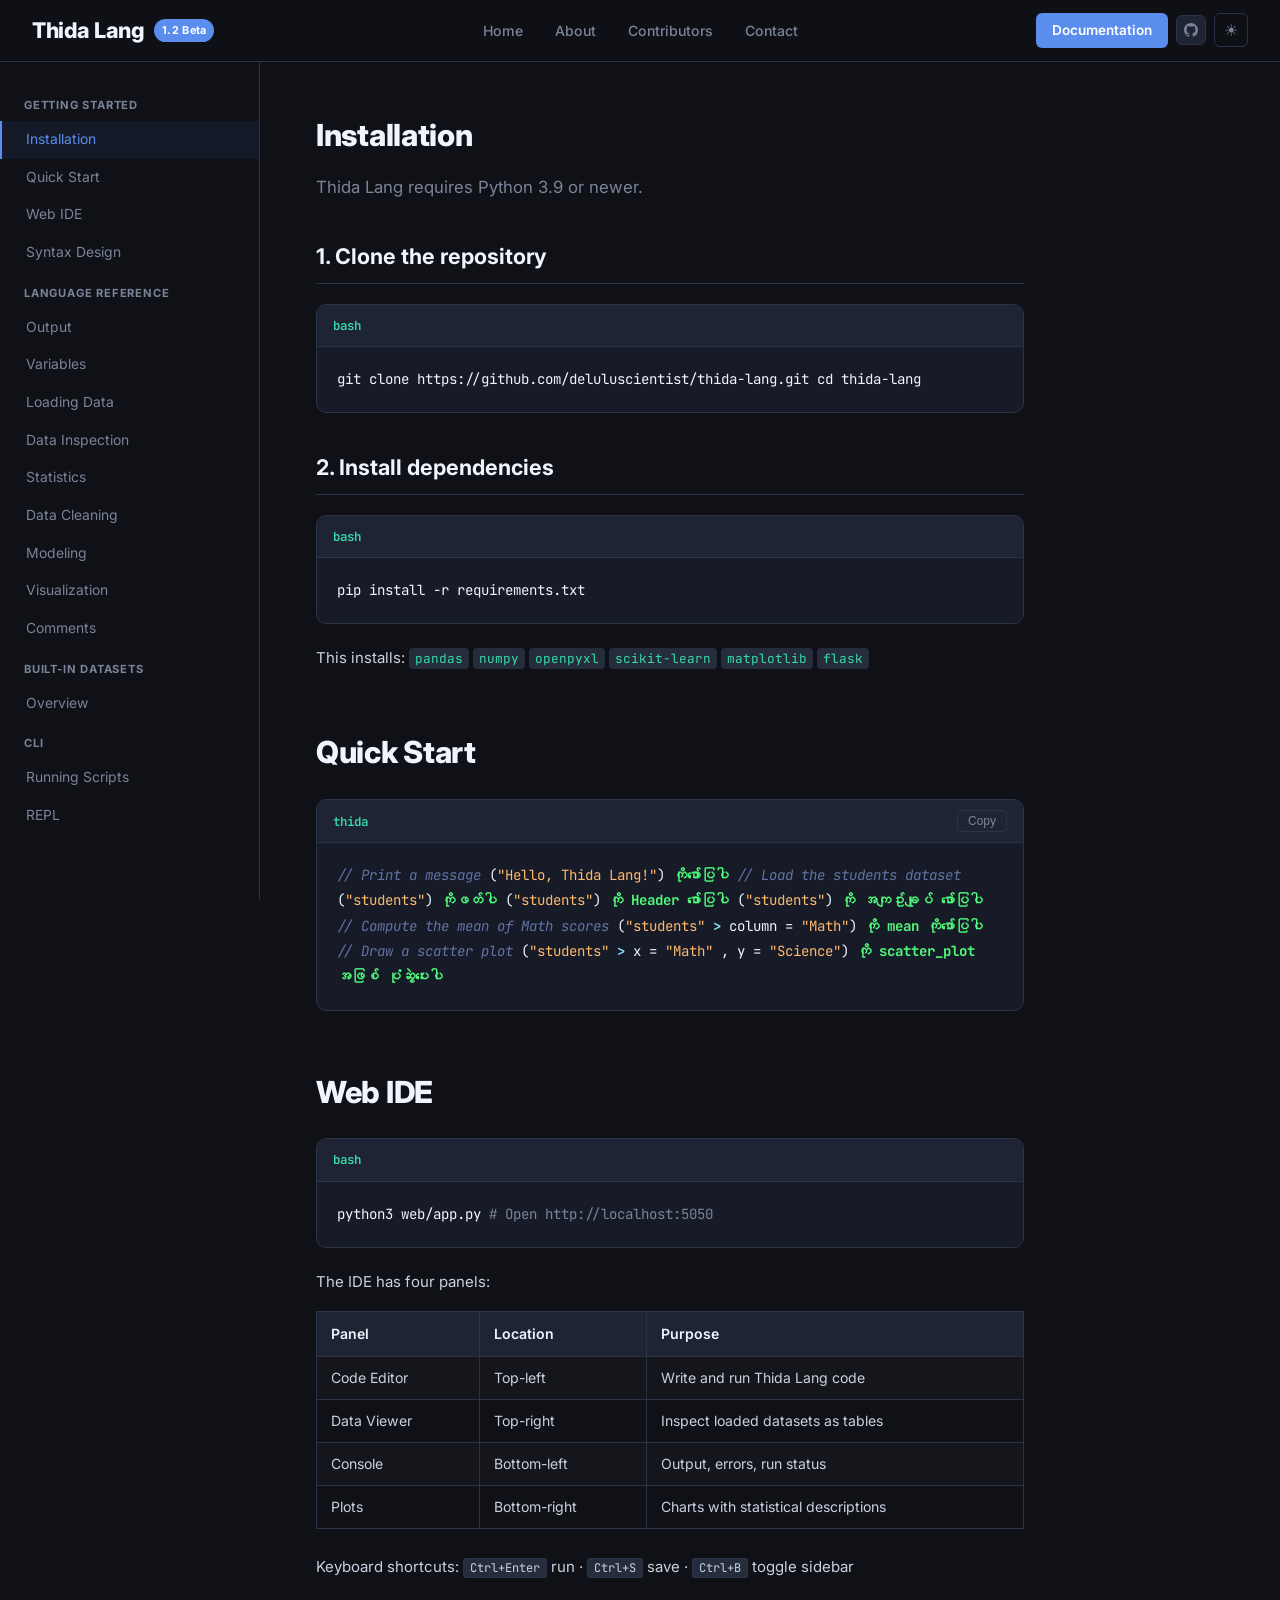
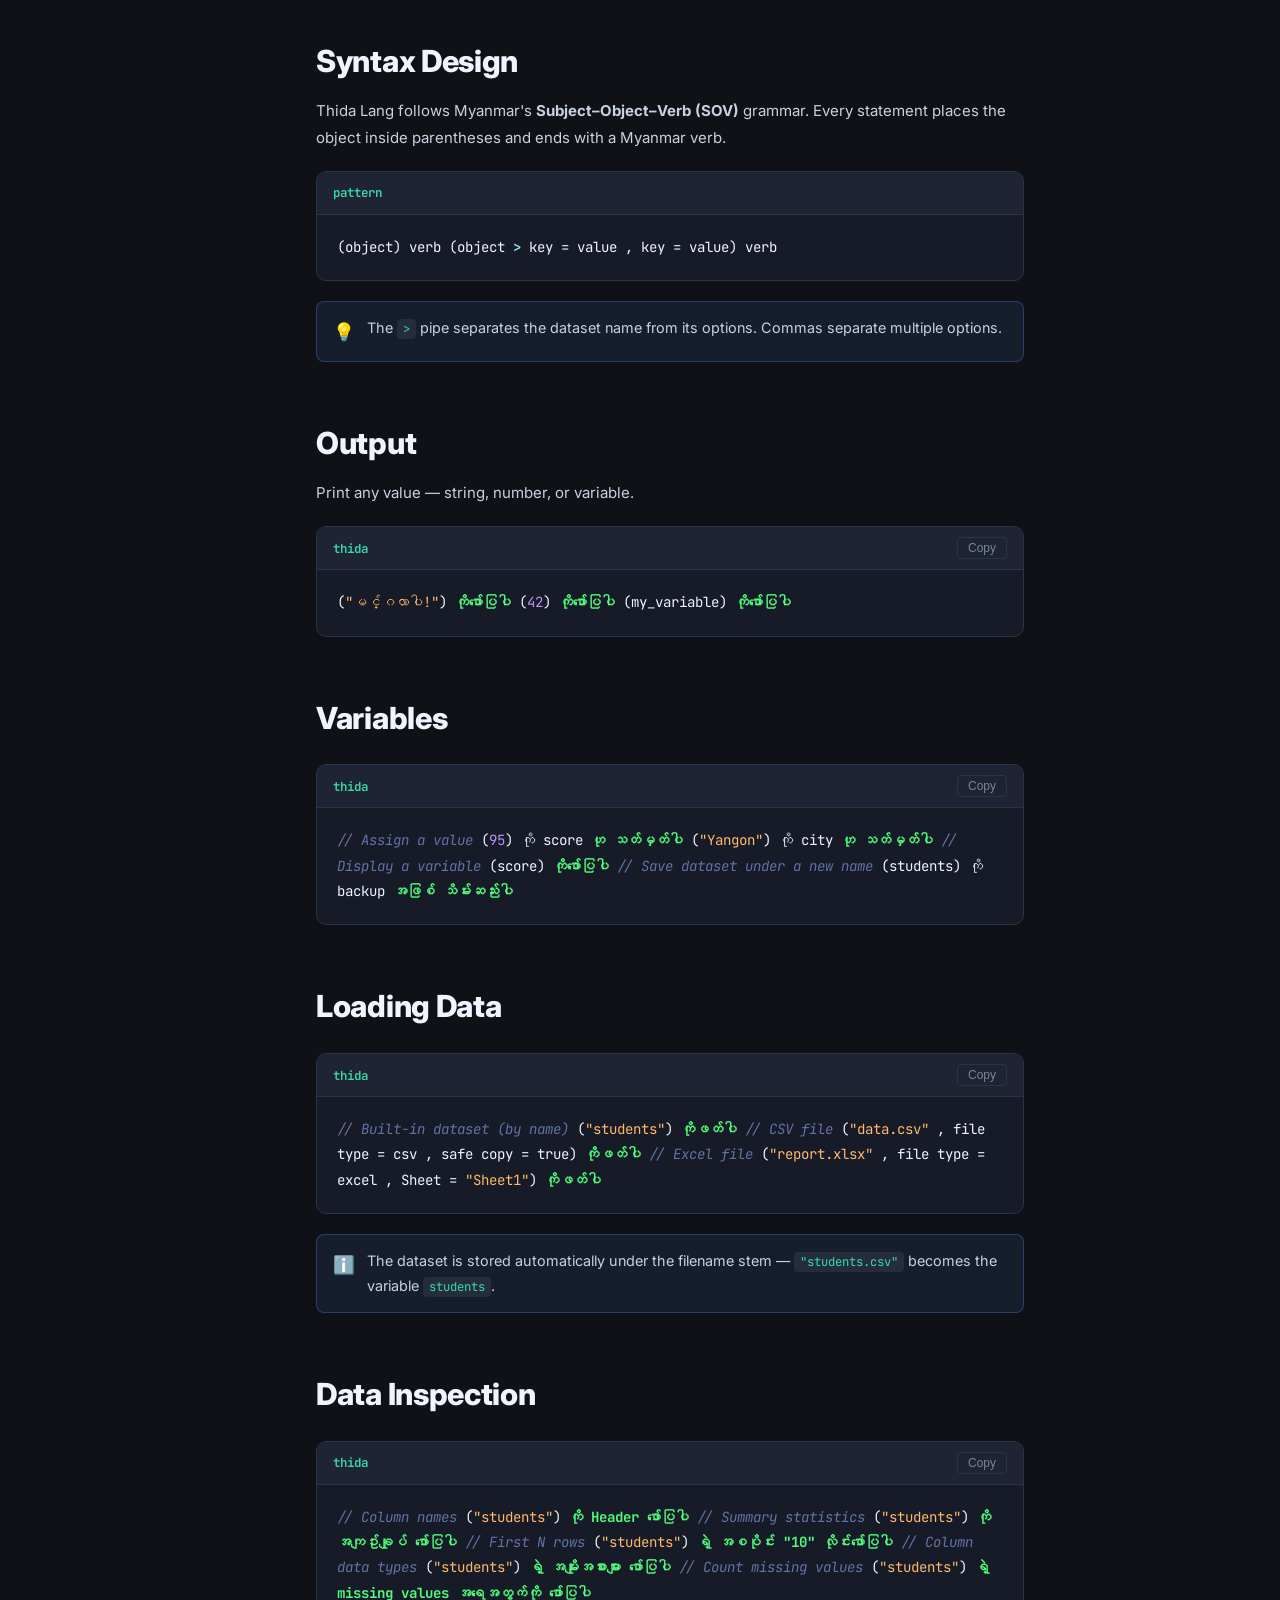
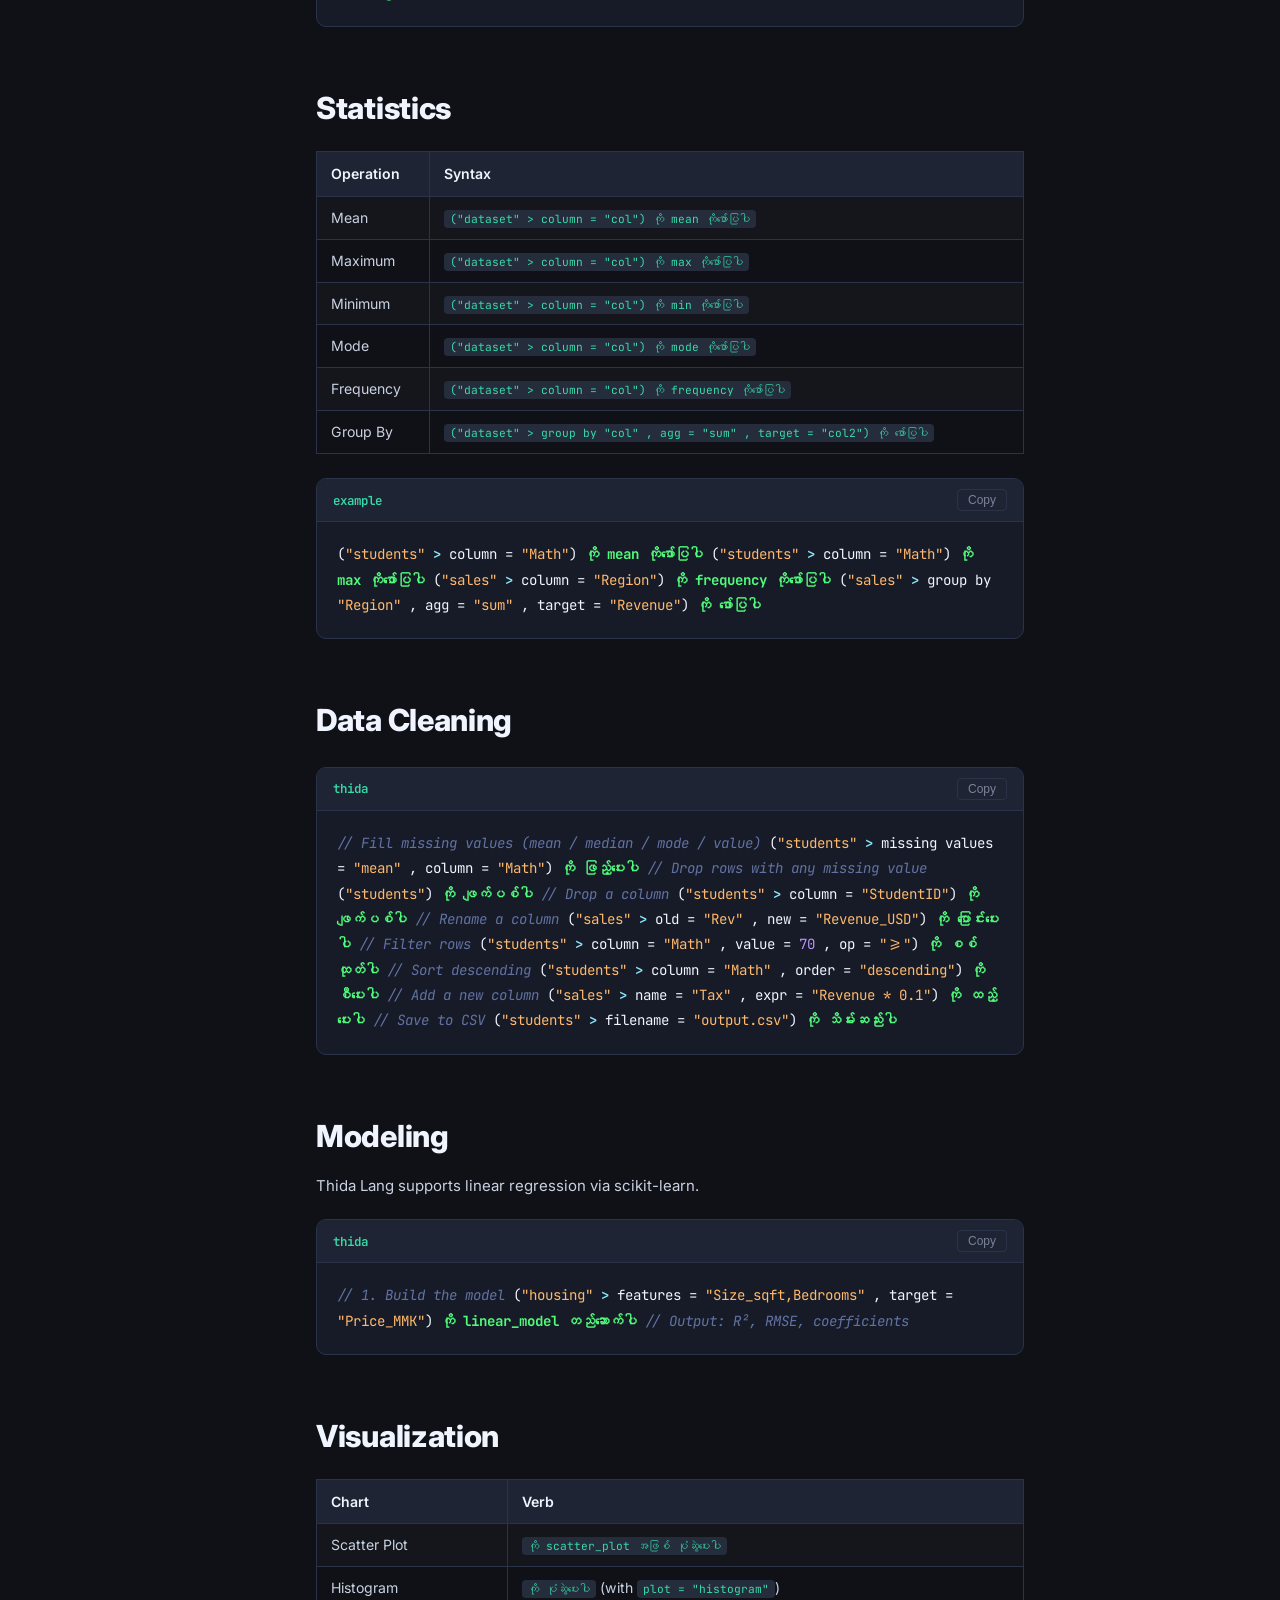
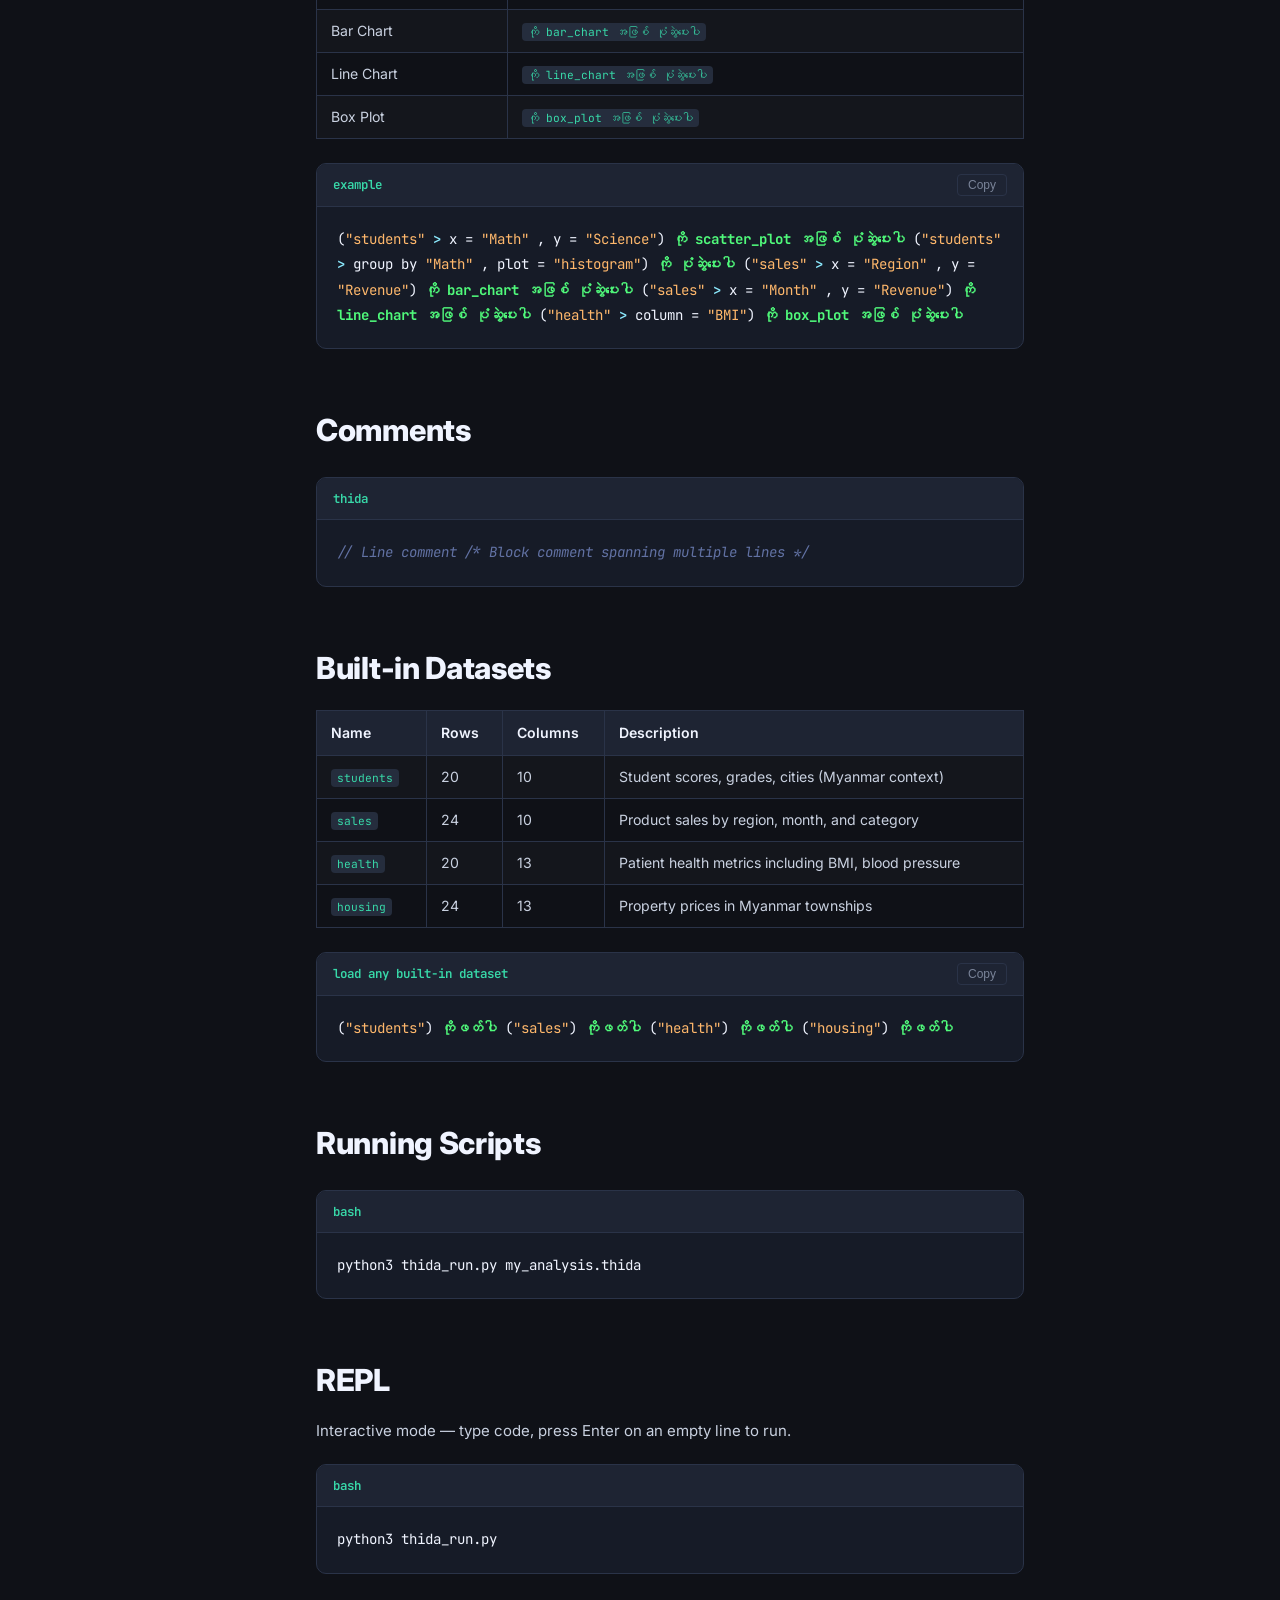
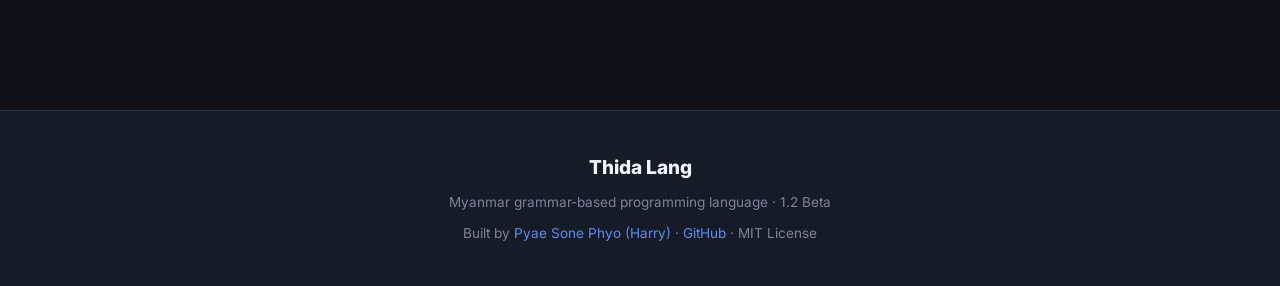
<file: docs-site/docs.html>
<!DOCTYPE html>
<html lang="en" data-theme="dark">
<head>
<meta charset="UTF-8">
<meta name="viewport" content="width=device-width,initial-scale=1">
<title>Docs — Thida Lang 1.2</title>
<meta name="description" content="Full language reference for Thida Lang — Myanmar grammar-based data language.">
<link href="https://fonts.googleapis.com/css2?family=Inter:wght@400;500;600;700;800&family=JetBrains+Mono:wght@400;500&display=swap" rel="stylesheet">
<link rel="stylesheet" href="style.css">
<script src="theme.js"></script>
</head>
<body>

<!-- NAV -->
<nav class="nav">
  <div class="nav-brand">
    <span class="nav-logo">Thida Lang</span>
    <span class="nav-badge">1.2 Beta</span>
  </div>
  <div class="nav-center">
    <a href="index.html"        class="nav-link">Home</a>
    <a href="about.html"        class="nav-link">About</a>
    <a href="contributors.html" class="nav-link">Contributors</a>
    <a href="contact.html"      class="nav-link">Contact</a>
  </div>
  <div class="nav-right">
    <a href="docs.html" class="nav-doc-btn">Documentation</a>
    <a href="https://github.com/deluluscientist/thida-lang" target="_blank" class="nav-gh-icon" title="GitHub">
      <svg width="14" height="14" viewBox="0 0 16 16" fill="currentColor"><path d="M8 0C3.58 0 0 3.58 0 8c0 3.54 2.29 6.53 5.47 7.59.4.07.55-.17.55-.38 0-.19-.01-.82-.01-1.49-2.01.37-2.53-.49-2.69-.94-.09-.23-.48-.94-.82-1.13-.28-.15-.68-.52-.01-.53.63-.01 1.08.58 1.23.82.72 1.21 1.87.87 2.33.66.07-.52.28-.87.51-1.07-1.78-.2-3.64-.89-3.64-3.95 0-.87.31-1.59.82-2.15-.08-.2-.36-1.02.08-2.12 0 0 .67-.21 2.2.82.64-.18 1.32-.27 2-.27.68 0 1.36.09 2 .27 1.53-1.04 2.2-.82 2.2-.82.44 1.1.16 1.92.08 2.12.51.56.82 1.27.82 2.15 0 3.07-1.87 3.75-3.65 3.95.29.25.54.73.54 1.48 0 1.07-.01 1.93-.01 2.2 0 .21.15.46.55.38A8.013 8.013 0 0016 8c0-4.42-3.58-8-8-8z"/></svg>
    </a>
    <button class="nav-hamburger" id="nav-hamburger" onclick="toggleMenu()" aria-label="Menu">
      <span></span><span></span><span></span>
    </button>
    <button id="theme-btn" class="theme-btn" onclick="toggleTheme()" title="Toggle theme">☀</button>
  </div>
</nav>
<div class="nav-mobile-menu" id="nav-mobile-menu">
  <a href="index.html"        class="nav-link">Home</a>
  <a href="about.html"        class="nav-link">About</a>
  <a href="contributors.html"        class="nav-link">Contributors</a>
  <a href="contact.html"        class="nav-link">Contact</a>
  <a href="docs.html" class="nav-doc-btn">Documentation</a>
  <a href="https://github.com/deluluscientist/thida-lang" target="_blank" class="nav-mobile-gh">
    <svg width="16" height="16" viewBox="0 0 16 16" fill="currentColor"><path d="M8 0C3.58 0 0 3.58 0 8c0 3.54 2.29 6.53 5.47 7.59.4.07.55-.17.55-.38 0-.19-.01-.82-.01-1.49-2.01.37-2.53-.49-2.69-.94-.09-.23-.48-.94-.82-1.13-.28-.15-.68-.52-.01-.53.63-.01 1.08.58 1.23.82.72 1.21 1.87.87 2.33.66.07-.52.28-.87.51-1.07-1.78-.2-3.64-.89-3.64-3.95 0-.87.31-1.59.82-2.15-.08-.2-.36-1.02.08-2.12 0 0 .67-.21 2.2.82.64-.18 1.32-.27 2-.27.68 0 1.36.09 2 .27 1.53-1.04 2.2-.82 2.2-.82.44 1.1.16 1.92.08 2.12.51.56.82 1.27.82 2.15 0 3.07-1.87 3.75-3.65 3.95.29.25.54.73.54 1.48 0 1.07-.01 1.93-.01 2.2 0 .21.15.46.55.38A8.013 8.013 0 0016 8c0-4.42-3.58-8-8-8z"/></svg>
    GitHub
  </a>
</div>

<div class="docs-layout">

  <!-- SIDEBAR -->
  <aside class="docs-sidebar">
    <div class="ds-group">
      <div class="ds-group-title">Getting Started</div>
      <a href="#installation"  class="ds-link active">Installation</a>
      <a href="#quickstart"    class="ds-link">Quick Start</a>
      <a href="#ide"           class="ds-link">Web IDE</a>
      <a href="#syntax"        class="ds-link">Syntax Design</a>
    </div>
    <div class="ds-group">
      <div class="ds-group-title">Language Reference</div>
      <a href="#output"        class="ds-link">Output</a>
      <a href="#variables"     class="ds-link">Variables</a>
      <a href="#loading"       class="ds-link">Loading Data</a>
      <a href="#inspection"    class="ds-link">Data Inspection</a>
      <a href="#statistics"    class="ds-link">Statistics</a>
      <a href="#cleaning"      class="ds-link">Data Cleaning</a>
      <a href="#modeling"      class="ds-link">Modeling</a>
      <a href="#visualization" class="ds-link">Visualization</a>
      <a href="#comments"      class="ds-link">Comments</a>
    </div>
    <div class="ds-group">
      <div class="ds-group-title">Built-in Datasets</div>
      <a href="#datasets"      class="ds-link">Overview</a>
    </div>
    <div class="ds-group">
      <div class="ds-group-title">CLI</div>
      <a href="#cli"           class="ds-link">Running Scripts</a>
      <a href="#repl"          class="ds-link">REPL</a>
    </div>
  </aside>

  <!-- CONTENT -->
  <main class="docs-content">

    <!-- ── INSTALLATION ── -->
    <div class="dc-section highlight-target" id="installation">
      <h1 class="dc-h1">Installation</h1>
      <p class="dc-lead">Thida Lang requires Python 3.9 or newer.</p>

      <h2 class="dc-h2">1. Clone the repository</h2>
      <div class="code-block">
        <div class="cb-header"><span class="cb-lang">bash</span></div>
        <div class="cb-body">git clone https://github.com/deluluscientist/thida-lang.git
cd thida-lang</div>
      </div>

      <h2 class="dc-h2">2. Install dependencies</h2>
      <div class="code-block">
        <div class="cb-header"><span class="cb-lang">bash</span></div>
        <div class="cb-body">pip install -r requirements.txt</div>
      </div>
      <p class="dc-p">This installs: <code>pandas</code> <code>numpy</code> <code>openpyxl</code> <code>scikit-learn</code> <code>matplotlib</code> <code>flask</code></p>
    </div>

    <!-- ── QUICK START ── -->
    <div class="dc-section highlight-target" id="quickstart">
      <h1 class="dc-h1">Quick Start</h1>
      <div class="code-block">
        <div class="cb-header"><span class="cb-lang">thida</span><button class="cb-copy" onclick="copyCode(this)">Copy</button></div>
        <div class="cb-body"><span class="cmt">// Print a message</span>
(<span class="str">"Hello, Thida Lang!"</span>) <span class="verb">ကိုဖော်ပြပါ</span>

<span class="cmt">// Load the students dataset</span>
(<span class="str">"students"</span>) <span class="verb">ကိုဖတ်ပါ</span>
(<span class="str">"students"</span>) <span class="verb">ကို Header ဖော်ပြပါ</span>
(<span class="str">"students"</span>) <span class="verb">ကို အကျဥ်းချုပ် ဖော်ပြပါ</span>

<span class="cmt">// Compute the mean of Math scores</span>
(<span class="str">"students"</span> <span class="op">></span> column = <span class="str">"Math"</span>) <span class="verb">ကို mean ကိုဖော်ပြပါ</span>

<span class="cmt">// Draw a scatter plot</span>
(<span class="str">"students"</span> <span class="op">></span> x = <span class="str">"Math"</span> , y = <span class="str">"Science"</span>)
  <span class="verb">ကို scatter_plot အဖြစ် ပုံဆွဲပေးပါ</span></div>
      </div>
    </div>

    <!-- ── WEB IDE ── -->
    <div class="dc-section highlight-target" id="ide">
      <h1 class="dc-h1">Web IDE</h1>
      <div class="code-block">
        <div class="cb-header"><span class="cb-lang">bash</span></div>
        <div class="cb-body">python3 web/app.py
<span style="color:var(--dim)"># Open http://localhost:5050</span></div>
      </div>
      <p class="dc-p">The IDE has four panels:</p>
      <table class="ref-table">
        <tr><th>Panel</th><th>Location</th><th>Purpose</th></tr>
        <tr><td>Code Editor</td><td>Top-left</td><td>Write and run Thida Lang code</td></tr>
        <tr><td>Data Viewer</td><td>Top-right</td><td>Inspect loaded datasets as tables</td></tr>
        <tr><td>Console</td><td>Bottom-left</td><td>Output, errors, run status</td></tr>
        <tr><td>Plots</td><td>Bottom-right</td><td>Charts with statistical descriptions</td></tr>
      </table>
      <p class="dc-p">Keyboard shortcuts: <kbd>Ctrl+Enter</kbd> run · <kbd>Ctrl+S</kbd> save · <kbd>Ctrl+B</kbd> toggle sidebar</p>
    </div>

    <!-- ── SYNTAX ── -->
    <div class="dc-section highlight-target" id="syntax">
      <h1 class="dc-h1">Syntax Design</h1>
      <p class="dc-p">Thida Lang follows Myanmar's <strong>Subject–Object–Verb (SOV)</strong> grammar. Every statement places the object inside parentheses and ends with a Myanmar verb.</p>
      <div class="code-block">
        <div class="cb-header"><span class="cb-lang">pattern</span></div>
        <div class="cb-body">(object) verb
(object <span class="op">></span> key = value , key = value) verb</div>
      </div>
      <div class="callout">
        <span class="callout-icon">💡</span>
        <span>The <code>&gt;</code> pipe separates the dataset name from its options. Commas separate multiple options.</span>
      </div>
    </div>

    <!-- ── OUTPUT ── -->
    <div class="dc-section highlight-target" id="output">
      <h1 class="dc-h1">Output</h1>
      <p class="dc-p">Print any value — string, number, or variable.</p>
      <div class="code-block">
        <div class="cb-header"><span class="cb-lang">thida</span><button class="cb-copy" onclick="copyCode(this)">Copy</button></div>
        <div class="cb-body">(<span class="str">"မင်္ဂလာပါ!"</span>) <span class="verb">ကိုဖော်ပြပါ</span>
(<span class="num">42</span>) <span class="verb">ကိုဖော်ပြပါ</span>
(my_variable) <span class="verb">ကိုဖော်ပြပါ</span></div>
      </div>
    </div>

    <!-- ── VARIABLES ── -->
    <div class="dc-section highlight-target" id="variables">
      <h1 class="dc-h1">Variables</h1>
      <div class="code-block">
        <div class="cb-header"><span class="cb-lang">thida</span><button class="cb-copy" onclick="copyCode(this)">Copy</button></div>
        <div class="cb-body"><span class="cmt">// Assign a value</span>
(<span class="num">95</span>) ကို score <span class="verb">ဟု သတ်မှတ်ပါ</span>
(<span class="str">"Yangon"</span>) ကို city <span class="verb">ဟု သတ်မှတ်ပါ</span>

<span class="cmt">// Display a variable</span>
(score) <span class="verb">ကိုဖော်ပြပါ</span>

<span class="cmt">// Save dataset under a new name</span>
(students) ကို backup <span class="verb">အဖြစ် သိမ်းဆည်းပါ</span></div>
      </div>
    </div>

    <!-- ── LOADING DATA ── -->
    <div class="dc-section highlight-target" id="loading">
      <h1 class="dc-h1">Loading Data</h1>
      <div class="code-block">
        <div class="cb-header"><span class="cb-lang">thida</span><button class="cb-copy" onclick="copyCode(this)">Copy</button></div>
        <div class="cb-body"><span class="cmt">// Built-in dataset (by name)</span>
(<span class="str">"students"</span>) <span class="verb">ကိုဖတ်ပါ</span>

<span class="cmt">// CSV file</span>
(<span class="str">"data.csv"</span> , file type = csv , safe copy = true) <span class="verb">ကိုဖတ်ပါ</span>

<span class="cmt">// Excel file</span>
(<span class="str">"report.xlsx"</span> , file type = excel , Sheet = <span class="str">"Sheet1"</span>) <span class="verb">ကိုဖတ်ပါ</span></div>
      </div>
      <div class="callout">
        <span class="callout-icon">ℹ️</span>
        <span>The dataset is stored automatically under the filename stem — <code>"students.csv"</code> becomes the variable <code>students</code>.</span>
      </div>
    </div>

    <!-- ── INSPECTION ── -->
    <div class="dc-section highlight-target" id="inspection">
      <h1 class="dc-h1">Data Inspection</h1>
      <div class="code-block">
        <div class="cb-header"><span class="cb-lang">thida</span><button class="cb-copy" onclick="copyCode(this)">Copy</button></div>
        <div class="cb-body"><span class="cmt">// Column names</span>
(<span class="str">"students"</span>) <span class="verb">ကို Header ဖော်ပြပါ</span>

<span class="cmt">// Summary statistics</span>
(<span class="str">"students"</span>) <span class="verb">ကို အကျဥ်းချုပ် ဖော်ပြပါ</span>

<span class="cmt">// First N rows</span>
(<span class="str">"students"</span>) <span class="verb">ရဲ့ အစပိုင်း "10" လိုင်းဖော်ပြပါ</span>

<span class="cmt">// Column data types</span>
(<span class="str">"students"</span>) <span class="verb">ရဲ့ အမျိုးအစားများ ဖော်ပြပါ</span>

<span class="cmt">// Count missing values</span>
(<span class="str">"students"</span>) <span class="verb">ရဲ့ missing values အရေအတွက်ကို ဖော်ပြပါ</span></div>
      </div>
    </div>

    <!-- ── STATISTICS ── -->
    <div class="dc-section highlight-target" id="statistics">
      <h1 class="dc-h1">Statistics</h1>
      <table class="ref-table">
        <tr><th>Operation</th><th>Syntax</th></tr>
        <tr><td>Mean</td><td><code>("dataset" &gt; column = "col") ကို mean ကိုဖော်ပြပါ</code></td></tr>
        <tr><td>Maximum</td><td><code>("dataset" &gt; column = "col") ကို max ကိုဖော်ပြပါ</code></td></tr>
        <tr><td>Minimum</td><td><code>("dataset" &gt; column = "col") ကို min ကိုဖော်ပြပါ</code></td></tr>
        <tr><td>Mode</td><td><code>("dataset" &gt; column = "col") ကို mode ကိုဖော်ပြပါ</code></td></tr>
        <tr><td>Frequency</td><td><code>("dataset" &gt; column = "col") ကို frequency ကိုဖော်ပြပါ</code></td></tr>
        <tr><td>Group By</td><td><code>("dataset" &gt; group by "col" , agg = "sum" , target = "col2") ကို ဖော်ပြပါ</code></td></tr>
      </table>
      <div class="code-block">
        <div class="cb-header"><span class="cb-lang">example</span><button class="cb-copy" onclick="copyCode(this)">Copy</button></div>
        <div class="cb-body">(<span class="str">"students"</span> <span class="op">></span> column = <span class="str">"Math"</span>) <span class="verb">ကို mean ကိုဖော်ပြပါ</span>
(<span class="str">"students"</span> <span class="op">></span> column = <span class="str">"Math"</span>) <span class="verb">ကို max ကိုဖော်ပြပါ</span>
(<span class="str">"sales"</span> <span class="op">></span> column = <span class="str">"Region"</span>) <span class="verb">ကို frequency ကိုဖော်ပြပါ</span>
(<span class="str">"sales"</span> <span class="op">></span> group by <span class="str">"Region"</span> , agg = <span class="str">"sum"</span> , target = <span class="str">"Revenue"</span>) <span class="verb">ကို ဖော်ပြပါ</span></div>
      </div>
    </div>

    <!-- ── CLEANING ── -->
    <div class="dc-section highlight-target" id="cleaning">
      <h1 class="dc-h1">Data Cleaning</h1>
      <div class="code-block">
        <div class="cb-header"><span class="cb-lang">thida</span><button class="cb-copy" onclick="copyCode(this)">Copy</button></div>
        <div class="cb-body"><span class="cmt">// Fill missing values (mean / median / mode / value)</span>
(<span class="str">"students"</span> <span class="op">></span> missing values = <span class="str">"mean"</span> , column = <span class="str">"Math"</span>) <span class="verb">ကို ဖြည့်ပေးပါ</span>

<span class="cmt">// Drop rows with any missing value</span>
(<span class="str">"students"</span>) <span class="verb">ကို ဖျက်ပစ်ပါ</span>

<span class="cmt">// Drop a column</span>
(<span class="str">"students"</span> <span class="op">></span> column = <span class="str">"StudentID"</span>) <span class="verb">ကို ဖျက်ပစ်ပါ</span>

<span class="cmt">// Rename a column</span>
(<span class="str">"sales"</span> <span class="op">></span> old = <span class="str">"Rev"</span> , new = <span class="str">"Revenue_USD"</span>) <span class="verb">ကို ပြောင်းပေးပါ</span>

<span class="cmt">// Filter rows</span>
(<span class="str">"students"</span> <span class="op">></span> column = <span class="str">"Math"</span> , value = <span class="num">70</span> , op = <span class="str">">="</span>) <span class="verb">ကို စစ်ထုတ်ပါ</span>

<span class="cmt">// Sort descending</span>
(<span class="str">"students"</span> <span class="op">></span> column = <span class="str">"Math"</span> , order = <span class="str">"descending"</span>) <span class="verb">ကို စီပေးပါ</span>

<span class="cmt">// Add a new column</span>
(<span class="str">"sales"</span> <span class="op">></span> name = <span class="str">"Tax"</span> , expr = <span class="str">"Revenue * 0.1"</span>) <span class="verb">ကို ထည့်ပေးပါ</span>

<span class="cmt">// Save to CSV</span>
(<span class="str">"students"</span> <span class="op">></span> filename = <span class="str">"output.csv"</span>) <span class="verb">ကို သိမ်းဆည်းပါ</span></div>
      </div>
    </div>

    <!-- ── MODELING ── -->
    <div class="dc-section highlight-target" id="modeling">
      <h1 class="dc-h1">Modeling</h1>
      <p class="dc-p">Thida Lang supports linear regression via scikit-learn.</p>
      <div class="code-block">
        <div class="cb-header"><span class="cb-lang">thida</span><button class="cb-copy" onclick="copyCode(this)">Copy</button></div>
        <div class="cb-body"><span class="cmt">// 1. Build the model</span>
(<span class="str">"housing"</span> <span class="op">></span>
  features = <span class="str">"Size_sqft,Bedrooms"</span> ,
  target = <span class="str">"Price_MMK"</span>)
  <span class="verb">ကို linear_model တည်ဆောက်ပါ</span>

<span class="cmt">// Output: R², RMSE, coefficients</span></div>
      </div>
    </div>

    <!-- ── VISUALIZATION ── -->
    <div class="dc-section highlight-target" id="visualization">
      <h1 class="dc-h1">Visualization</h1>
      <table class="ref-table">
        <tr><th>Chart</th><th>Verb</th></tr>
        <tr><td>Scatter Plot</td><td><code>ကို scatter_plot အဖြစ် ပုံဆွဲပေးပါ</code></td></tr>
        <tr><td>Histogram</td><td><code>ကို ပုံဆွဲပေးပါ</code> (with <code>plot = "histogram"</code>)</td></tr>
        <tr><td>Bar Chart</td><td><code>ကို bar_chart အဖြစ် ပုံဆွဲပေးပါ</code></td></tr>
        <tr><td>Line Chart</td><td><code>ကို line_chart အဖြစ် ပုံဆွဲပေးပါ</code></td></tr>
        <tr><td>Box Plot</td><td><code>ကို box_plot အဖြစ် ပုံဆွဲပေးပါ</code></td></tr>
      </table>
      <div class="code-block">
        <div class="cb-header"><span class="cb-lang">example</span><button class="cb-copy" onclick="copyCode(this)">Copy</button></div>
        <div class="cb-body">(<span class="str">"students"</span> <span class="op">></span> x = <span class="str">"Math"</span> , y = <span class="str">"Science"</span>)
  <span class="verb">ကို scatter_plot အဖြစ် ပုံဆွဲပေးပါ</span>

(<span class="str">"students"</span> <span class="op">></span> group by <span class="str">"Math"</span> , plot = <span class="str">"histogram"</span>)
  <span class="verb">ကို ပုံဆွဲပေးပါ</span>

(<span class="str">"sales"</span> <span class="op">></span> x = <span class="str">"Region"</span> , y = <span class="str">"Revenue"</span>)
  <span class="verb">ကို bar_chart အဖြစ် ပုံဆွဲပေးပါ</span>

(<span class="str">"sales"</span> <span class="op">></span> x = <span class="str">"Month"</span> , y = <span class="str">"Revenue"</span>)
  <span class="verb">ကို line_chart အဖြစ် ပုံဆွဲပေးပါ</span>

(<span class="str">"health"</span> <span class="op">></span> column = <span class="str">"BMI"</span>)
  <span class="verb">ကို box_plot အဖြစ် ပုံဆွဲပေးပါ</span></div>
      </div>
    </div>

    <!-- ── COMMENTS ── -->
    <div class="dc-section highlight-target" id="comments">
      <h1 class="dc-h1">Comments</h1>
      <div class="code-block">
        <div class="cb-header"><span class="cb-lang">thida</span></div>
        <div class="cb-body"><span class="cmt">// Line comment</span>

<span class="cmt">/* Block comment
   spanning multiple lines */</span></div>
      </div>
    </div>

    <!-- ── DATASETS ── -->
    <div class="dc-section highlight-target" id="datasets">
      <h1 class="dc-h1">Built-in Datasets</h1>
      <table class="ref-table">
        <tr><th>Name</th><th>Rows</th><th>Columns</th><th>Description</th></tr>
        <tr><td><code>students</code></td><td>20</td><td>10</td><td>Student scores, grades, cities (Myanmar context)</td></tr>
        <tr><td><code>sales</code></td><td>24</td><td>10</td><td>Product sales by region, month, and category</td></tr>
        <tr><td><code>health</code></td><td>20</td><td>13</td><td>Patient health metrics including BMI, blood pressure</td></tr>
        <tr><td><code>housing</code></td><td>24</td><td>13</td><td>Property prices in Myanmar townships</td></tr>
      </table>
      <div class="code-block">
        <div class="cb-header"><span class="cb-lang">load any built-in dataset</span><button class="cb-copy" onclick="copyCode(this)">Copy</button></div>
        <div class="cb-body">(<span class="str">"students"</span>) <span class="verb">ကိုဖတ်ပါ</span>
(<span class="str">"sales"</span>)    <span class="verb">ကိုဖတ်ပါ</span>
(<span class="str">"health"</span>)   <span class="verb">ကိုဖတ်ပါ</span>
(<span class="str">"housing"</span>)  <span class="verb">ကိုဖတ်ပါ</span></div>
      </div>
    </div>

    <!-- ── CLI ── -->
    <div class="dc-section highlight-target" id="cli">
      <h1 class="dc-h1">Running Scripts</h1>
      <div class="code-block">
        <div class="cb-header"><span class="cb-lang">bash</span></div>
        <div class="cb-body">python3 thida_run.py my_analysis.thida</div>
      </div>
    </div>

    <!-- ── REPL ── -->
    <div class="dc-section highlight-target" id="repl">
      <h1 class="dc-h1">REPL</h1>
      <p class="dc-p">Interactive mode — type code, press Enter on an empty line to run.</p>
      <div class="code-block">
        <div class="cb-header"><span class="cb-lang">bash</span></div>
        <div class="cb-body">python3 thida_run.py</div>
      </div>
    </div>

  </main>
</div>

<!-- FOOTER -->
<footer>
  <div class="footer-inner">
    <div class="footer-logo">Thida Lang</div>
    <p>Myanmar grammar-based programming language · 1.2 Beta</p>
    <p style="margin-top:8px">
      Built by <a href="about.html">Pyae Sone Phyo (Harry)</a> ·
      <a href="https://github.com/deluluscientist/thida-lang" target="_blank">GitHub</a> ·
      MIT License
    </p>
  </div>
</footer>

<script>
function copyCode(btn) {
  const code = btn.closest(".code-block").querySelector(".cb-body").innerText;
  navigator.clipboard.writeText(code).then(() => {
    btn.textContent = "Copied!";
    setTimeout(() => btn.textContent = "Copy", 1800);
  });
}

// Highlight active sidebar link on scroll
const sections = document.querySelectorAll(".highlight-target");
const links    = document.querySelectorAll(".ds-link");
const observer = new IntersectionObserver(entries => {
  entries.forEach(e => {
    if (e.isIntersecting) {
      links.forEach(l => l.classList.remove("active"));
      const match = document.querySelector(`.ds-link[href="#${e.target.id}"]`);
      if (match) match.classList.add("active");
    }
  });
}, { rootMargin: "-20% 0px -70% 0px" });
sections.forEach(s => observer.observe(s));
</script>
<script>
function toggleMenu() {
  var btn = document.getElementById('nav-hamburger');
  var menu = document.getElementById('nav-mobile-menu');
  btn.classList.toggle('open');
  menu.classList.toggle('open');
}
document.addEventListener('click', function(e) {
  if (!e.target.closest('.nav-hamburger') && !e.target.closest('.nav-mobile-menu')) {
    var btn = document.getElementById('nav-hamburger');
    var menu = document.getElementById('nav-mobile-menu');
    if (btn) btn.classList.remove('open');
    if (menu) menu.classList.remove('open');
  }
});
</script>
</body>
</html>
</file>
<file: docs-site/style.css>
/* ═══════════════════════════════════════════════════════
   Thida Lang — Documentation Site
   ═══════════════════════════════════════════════════════ */
:root {
  --bg:        #0f1117;
  --bg2:       #161b27;
  --bg3:       #1e2433;
  --bg4:       #252d3d;
  --border:    #2a3348;
  --text:      #c9d1e0;
  --dim:       #7a8499;
  --bright:    #f0f4ff;
  --accent:    #5b8dee;
  --accent2:   #38d9a9;
  --pink:      #f06292;
  --yellow:    #ffd740;
  --font-ui:   'Inter', -apple-system, sans-serif;
  --font-mono: 'JetBrains Mono', 'Fira Code', monospace;
  --nav-h:     62px;
  --sidebar-w: 260px;
}

/* ── LIGHT THEME ────────────────────────────────────── */
[data-theme="light"] {
  --bg:     #f5f7fb;
  --bg2:    #ffffff;
  --bg3:    #edf0f7;
  --bg4:    #e2e6f0;
  --border: #cdd3e0;
  --text:   #374151;
  --dim:    #6b7280;
  --bright: #111827;
  --accent: #2563eb;
  --accent2: #059669;
  --pink:   #db2777;
  --yellow: #b45309;
}

[data-theme="light"] .nav {
  background: rgba(245,247,251,.94);
}

[data-theme="light"] .hero-cover {
  box-shadow: 0 24px 60px rgba(0,0,0,.12);
}

[data-theme="light"] .cb-body { color: #1a1a1a; }
[data-theme="light"] .cb-body .kw   { color: #7c00d4; }
[data-theme="light"] .cb-body .verb { color: #0d7c45; }
[data-theme="light"] .cb-body .str  { color: #c2410c; }
[data-theme="light"] .cb-body .num  { color: #1d4ed8; }
[data-theme="light"] .cb-body .op   { color: #0891b2; }
[data-theme="light"] .cb-body .cmt  { color: #6b7280; }

[data-theme="light"] .ds-link.active {
  background: rgba(37,99,235,.07);
}

[data-theme="light"] .contrib-card.creator {
  border-color: var(--accent);
  background: rgba(37,99,235,.04);
}

/* ── THEME BUTTON ───────────────────────────────────── */
.theme-btn {
  background: none;
  border: 1px solid var(--border);
  color: var(--dim);
  width: 34px; height: 34px;
  border-radius: 6px;
  font-size: 1rem;
  cursor: pointer;
  display: flex; align-items: center; justify-content: center;
  transition: border-color .15s, color .15s, background .15s;
  flex-shrink: 0;
}
.theme-btn:hover {
  border-color: var(--accent);
  color: var(--bright);
  background: var(--bg4);
}

*, *::before, *::after { box-sizing: border-box; margin: 0; padding: 0; }
html { scroll-behavior: smooth; }
body { font-family: var(--font-ui); background: var(--bg); color: var(--text);
       font-size: 15px; line-height: 1.7; -webkit-font-smoothing: antialiased; }
a    { color: var(--accent); text-decoration: none; }
a:hover { text-decoration: underline; }
code { font-family: var(--font-mono); font-size: .85em; background: var(--bg4);
       padding: 2px 6px; border-radius: 4px; color: var(--accent2); }
kbd  { font-family: var(--font-mono); font-size: .8em; background: var(--bg4);
       border: 1px solid var(--border); border-radius: 3px; padding: 1px 6px; color: var(--text); }

/* ── NAV ─────────────────────────────────────────────── */
.nav {
  position: fixed; top: 0; left: 0; right: 0; height: var(--nav-h);
  background: rgba(15,17,23,.92); backdrop-filter: blur(12px);
  border-bottom: 1px solid var(--border);
  display: flex; align-items: center;
  padding: 0 32px; z-index: 100;
}
[data-theme="light"] .nav { background: rgba(245,247,251,.94); }
.nav-brand { display: flex; align-items: center; gap: 10px; flex-shrink: 0; }
.nav-logo   { font-size: 1.35rem; font-weight: 800; color: var(--bright); letter-spacing: -.5px; }
.nav-badge  { font-size: .68rem; font-weight: 700; background: var(--accent);
               color: #fff; padding: 2px 8px; border-radius: 99px; letter-spacing: .3px; }
.nav-center {
  position: absolute; left: 50%; transform: translateX(-50%);
  display: flex; align-items: center; gap: 4px;
}
.nav-right  { margin-left: auto; display: flex; align-items: center; gap: 8px; }
.nav-link   { color: var(--dim); padding: 6px 14px; border-radius: 6px;
               font-size: .88rem; font-weight: 500; transition: color .15s, background .15s; }
.nav-link:hover, .nav-link.active { color: var(--bright); background: var(--bg4);
                                     text-decoration: none; }
.nav-doc-btn {
  display: inline-flex; align-items: center;
  background: var(--accent); color: #fff;
  padding: 6px 16px; border-radius: 6px;
  font-size: .85rem; font-weight: 600;
  transition: opacity .15s; text-decoration: none;
}
.nav-doc-btn:hover { opacity: .85; text-decoration: none; }
.nav-gh-icon {
  display: flex; align-items: center; justify-content: center;
  width: 30px; height: 30px; border-radius: 6px;
  background: var(--bg3); border: 1px solid var(--border);
  color: var(--dim); flex-shrink: 0;
  transition: border-color .15s, color .15s, background .15s;
  text-decoration: none;
}
.nav-gh-icon:hover { border-color: var(--accent); color: var(--bright);
                     background: var(--bg4); text-decoration: none; }
/* keep legacy class harmless */
.nav-docs-group { display: contents; }

/* ── HERO ─────────────────────────────────────────────── */
.hero {
  padding-top: calc(var(--nav-h) + 80px);
  text-align: center;
}
.hero-inner {
  max-width: 860px; margin: 0 auto;
  padding: 0 32px 56px;
}
.hero-eyebrow {
  display: inline-block; font-size: .8rem; font-weight: 700; letter-spacing: 1.2px;
  color: var(--accent); text-transform: uppercase; margin-bottom: 18px;
}
.hero-title {
  font-size: clamp(2.4rem, 6vw, 4rem); font-weight: 800;
  color: var(--bright); line-height: 1.15; margin-bottom: 18px;
  letter-spacing: -.5px;
}
.hero-title span { color: var(--accent); display: block; font-size: clamp(1rem, 2.8vw, 1.55rem); font-weight: 600; letter-spacing: .2px; margin-top: 6px; line-height: 1.4; }
.hero-sub {
  font-size: 1.12rem; color: var(--dim); max-width: 560px;
  margin: 0 auto 36px; line-height: 1.8;
}
.hero-btns { display: flex; gap: 12px; justify-content: center; flex-wrap: wrap; }
.btn {
  display: inline-flex; align-items: center; gap: 8px;
  padding: 12px 26px; border-radius: 8px;
  font-size: .9rem; font-weight: 600; cursor: pointer;
  transition: opacity .15s, transform .1s;
}
.btn:hover { opacity: .88; transform: translateY(-1px); text-decoration: none; }
.btn-primary { background: var(--accent); color: #fff; }
.btn-secondary { background: var(--bg3); border: 1px solid var(--border); color: var(--text); }

.hero-cover-wrap {
  width: 100%; margin-top: 56px;
  border-top: 1px solid var(--border);
  overflow: hidden;
}
.hero-cover {
  width: 100%; display: block;
  border-radius: 0;
  box-shadow: none;
}

/* ── FEATURES ─────────────────────────────────────────── */
.section { padding: 80px 32px; max-width: 1100px; margin: 0 auto; }
.section-title {
  font-size: 1.9rem; font-weight: 800; color: var(--bright);
  margin-bottom: 10px; letter-spacing: -.3px;
}
.section-sub { color: var(--dim); margin-bottom: 48px; font-size: 1rem; }

.feature-grid {
  display: grid; grid-template-columns: repeat(auto-fill, minmax(240px, 1fr));
  gap: 20px;
}
.feature-card {
  background: var(--bg2); border: 1px solid var(--border); border-radius: 12px;
  padding: 24px; transition: border-color .2s, transform .15s;
}
.feature-card:hover { border-color: var(--accent); transform: translateY(-3px); }
.fc-icon  { font-size: 1.9rem; margin-bottom: 14px; }
.fc-title { font-size: 1rem; font-weight: 700; color: var(--bright); margin-bottom: 8px; }
.fc-desc  { font-size: .88rem; color: var(--dim); line-height: 1.7; }

/* ── CODE BLOCK ───────────────────────────────────────── */
.code-block {
  background: var(--bg2); border: 1px solid var(--border); border-radius: 10px;
  overflow: hidden; margin: 20px 0;
}
.cb-header {
  display: flex; align-items: center; justify-content: space-between;
  padding: 10px 16px; background: var(--bg3); border-bottom: 1px solid var(--border);
  font-size: .78rem; color: var(--dim);
}
.cb-lang { color: var(--accent2); font-weight: 600; font-family: var(--font-mono); }
.cb-copy {
  background: none; border: 1px solid var(--border); color: var(--dim);
  padding: 3px 10px; border-radius: 4px; font-size: .75rem; cursor: pointer;
  transition: border-color .15s, color .15s;
}
.cb-copy:hover { border-color: var(--accent); color: var(--accent); }
.cb-body {
  padding: 20px; font-family: var(--font-mono); font-size: .88rem;
  line-height: 1.8; overflow-x: auto; color: var(--bright);
}
.cb-body .kw   { color: #ff79c6; font-weight: 700; }
.cb-body .verb { color: #50fa7b; font-weight: 700; }
.cb-body .str  { color: #ffb86c; }
.cb-body .num  { color: #bd93f9; }
.cb-body .op   { color: #8be9fd; font-weight: 600; }
.cb-body .cmt  { color: #6272a4; font-style: italic; }

/* ── QUICK START ──────────────────────────────────────── */
.qs-grid { display: grid; grid-template-columns: 1fr 1fr; gap: 24px; }
@media (max-width: 700px) { .qs-grid { grid-template-columns: 1fr; } }

/* ── DIVIDER ──────────────────────────────────────────── */
.divider { border: none; border-top: 1px solid var(--border); margin: 0 32px; }

/* ══════════════════════════════════════════════════════
   DOCS PAGE
   ══════════════════════════════════════════════════════ */
.docs-layout {
  display: flex;
  padding-top: var(--nav-h);
  min-height: 100vh;
}
.docs-sidebar {
  width: var(--sidebar-w); flex-shrink: 0;
  position: sticky; top: var(--nav-h);
  height: calc(100vh - var(--nav-h));
  overflow-y: auto; padding: 28px 0;
  border-right: 1px solid var(--border);
  scrollbar-width: thin; scrollbar-color: var(--bg4) transparent;
}
.docs-sidebar::-webkit-scrollbar { width: 4px; }
.docs-sidebar::-webkit-scrollbar-thumb { background: var(--bg4); border-radius: 2px; }

.ds-group       { margin-bottom: 6px; }
.ds-group-title {
  padding: 6px 24px; font-size: .7rem; font-weight: 700;
  letter-spacing: .8px; color: var(--dim); text-transform: uppercase;
}
.ds-link {
  display: block; padding: 7px 24px; font-size: .87rem;
  color: var(--dim); border-left: 2px solid transparent;
  transition: color .12s, border-color .12s, background .12s;
}
.ds-link:hover        { color: var(--text); background: var(--bg2); text-decoration: none; }
.ds-link.active       { color: var(--accent); border-left-color: var(--accent);
                         background: rgba(91,141,238,.08); }

.docs-content {
  flex: 1; padding: 48px 56px 80px; max-width: 820px;
  min-width: 0;
}
@media (max-width: 900px) {
  .docs-layout   { flex-direction: column; }
  .docs-sidebar  { width: 100%; height: auto; position: static; border-right: none;
                   border-bottom: 1px solid var(--border); padding: 16px 0; }
  .docs-content  { padding: 32px 24px 60px; }
}

.dc-section { margin-bottom: 56px; }
.dc-h1 { font-size: 1.9rem; font-weight: 800; color: var(--bright);
          margin-bottom: 10px; letter-spacing: -.3px; }
.dc-h2 { font-size: 1.35rem; font-weight: 700; color: var(--bright);
          margin: 36px 0 12px; padding-bottom: 8px; border-bottom: 1px solid var(--border); }
.dc-h3 { font-size: 1.05rem; font-weight: 600; color: var(--bright); margin: 24px 0 8px; }
.dc-p  { color: var(--text); margin-bottom: 14px; line-height: 1.8; }
.dc-lead { font-size: 1.05rem; color: var(--dim); margin-bottom: 28px; line-height: 1.8; }
.dc-tag  { display: inline-block; font-size: .72rem; font-weight: 700;
           padding: 2px 8px; border-radius: 99px; margin-bottom: 12px; }
.tag-syntax { background: rgba(91,141,238,.18); color: var(--accent); }
.tag-example{ background: rgba(56,217,169,.18); color: var(--accent2); }

/* Reference table */
.ref-table { width: 100%; border-collapse: collapse; margin: 16px 0 24px; font-size: .88rem; }
.ref-table th { background: var(--bg3); color: var(--bright); padding: 10px 14px;
                text-align: left; font-weight: 600; border: 1px solid var(--border); }
.ref-table td { padding: 9px 14px; border: 1px solid var(--border); color: var(--text);
                vertical-align: top; }
.ref-table tr:nth-child(even) td { background: rgba(255,255,255,.02); }
.ref-table td code { font-size: .8em; }

/* Callout */
.callout {
  display: flex; gap: 12px; background: rgba(91,141,238,.1);
  border: 1px solid rgba(91,141,238,.3); border-radius: 8px;
  padding: 14px 16px; margin: 20px 0; font-size: .9rem; color: var(--text);
}
.callout-icon { font-size: 1.1rem; flex-shrink: 0; margin-top: 1px; }

/* ══════════════════════════════════════════════════════
   ABOUT PAGE
   ══════════════════════════════════════════════════════ */
.about-hero {
  padding: calc(var(--nav-h) + 72px) 32px 60px;
  max-width: 780px; margin: 0 auto;
}
.about-section { max-width: 780px; margin: 0 auto; padding: 0 32px 64px; }
.ah-title { font-size: 2.4rem; font-weight: 800; color: var(--bright);
             margin-bottom: 14px; letter-spacing: -.4px; }
.ah-sub   { font-size: 1.05rem; color: var(--dim); line-height: 1.8; }

.contrib-group-label {
  font-size: .7rem; font-weight: 700; letter-spacing: .8px; text-transform: uppercase;
  color: var(--dim); margin: 28px 0 12px; padding-bottom: 6px;
  border-bottom: 1px solid var(--border);
}
.contributor-grid { display: grid; grid-template-columns: repeat(auto-fill, minmax(220px, 1fr));
                    gap: 16px; margin-top: 0; }
.contrib-card {
  background: var(--bg2); border: 1px solid var(--border); border-radius: 12px;
  padding: 22px 18px; text-align: center;
  transition: border-color .2s, transform .15s;
}
.contrib-card:hover { border-color: var(--accent); transform: translateY(-2px); }
.contrib-avatar {
  width: 56px; height: 56px; border-radius: 50%;
  display: flex; align-items: center; justify-content: center;
  font-size: .95rem; font-weight: 700; color: #fff;
  margin: 0 auto 12px; flex-shrink: 0;
  font-family: var(--font-ui);
}
.contrib-avatar img {
  width: 100%; height: 100%; border-radius: 50%; object-fit: cover;
}
.contrib-name   { font-size: .92rem; font-weight: 700; color: var(--bright); margin-bottom: 4px; }
.contrib-tag    {
  display: inline-block; font-size: .68rem; font-weight: 700; letter-spacing: .4px;
  padding: 2px 9px; border-radius: 99px; margin-bottom: 8px; text-transform: uppercase;
}
.contrib-role   { font-size: .8rem; color: var(--dim); line-height: 1.6; }
.contrib-card.creator { border-color: var(--accent); background: rgba(91,141,238,.05); }

/* avatar colour palette */
.av-blue   { background: #2563eb; }
.av-purple { background: #7c3aed; }
.av-teal   { background: #0891b2; }
.av-green  { background: #059669; }
.av-orange { background: #d97706; }
.av-pink   { background: #db2777; }
.av-red    { background: #dc2626; }
.av-indigo { background: #4f46e5; }
.av-lime   { background: #65a30d; }
.av-rose   { background: #e11d48; }

/* tag colours */
.tag-creator  { background: rgba(91,141,238,.18); color: var(--accent); }
.tag-research { background: rgba(124,58,237,.18); color: #a78bfa; }
.tag-syntax   { background: rgba(56,217,169,.18); color: var(--accent2); }
.tag-nlp      { background: rgba(14,165,233,.18); color: #38bdf8; }
.tag-uat      { background: rgba(245,158,11,.18); color: #fbbf24; }

[data-theme="light"] .av-blue   { background: #3b82f6; }
[data-theme="light"] .tag-research { color: #7c3aed; }
[data-theme="light"] .tag-nlp      { color: #0284c7; }
[data-theme="light"] .tag-uat      { color: #b45309; }

/* ── CONTACT PAGE ─────────────────────────────────────── */
.contact-grid {
  display: grid; grid-template-columns: repeat(auto-fill, minmax(240px, 1fr));
  gap: 20px; margin-top: 8px;
}
.contact-card {
  background: var(--bg2); border: 1px solid var(--border); border-radius: 14px;
  padding: 28px 24px; text-align: center; text-decoration: none;
  transition: border-color .2s, transform .15s;
  display: flex; flex-direction: column; align-items: center; gap: 10px;
}
.contact-card:hover { border-color: var(--accent); transform: translateY(-3px); text-decoration: none; }
.cc-icon  { font-size: 1.8rem; line-height: 1; display: flex; align-items: center; justify-content: center;
            width: 52px; height: 52px; border-radius: 12px; background: var(--bg3); color: var(--accent); }
.cc-title { font-size: 1rem; font-weight: 700; color: var(--bright); }
.cc-value { font-size: .82rem; font-family: var(--font-mono); color: var(--accent); word-break: break-all; }
.cc-desc  { font-size: .82rem; color: var(--dim); line-height: 1.6; }

.faq-list { display: flex; flex-direction: column; gap: 0; }
.faq-item {
  border-bottom: 1px solid var(--border); padding: 20px 0;
}
.faq-item:first-child { border-top: 1px solid var(--border); }
.faq-q { font-size: .97rem; font-weight: 700; color: var(--bright); margin-bottom: 8px; }
.faq-a { font-size: .88rem; color: var(--dim); line-height: 1.8; }
.faq-a a { color: var(--accent); }

.ack-list { list-style: none; display: flex; flex-wrap: wrap; gap: 10px; margin-top: 16px; }
.ack-list li {
  background: var(--bg3); border: 1px solid var(--border);
  border-radius: 99px; padding: 6px 16px; font-size: .85rem; color: var(--text);
}

.ref-group { margin-bottom: 32px; }
.ref-group-title { font-size: 1rem; font-weight: 700; color: var(--bright); margin-bottom: 12px; }
.ref-link-list   { list-style: none; display: flex; flex-direction: column; gap: 7px; }
.ref-link-list a { font-size: .88rem; color: var(--accent);
                   display: flex; align-items: center; gap: 6px; }
.ref-link-list a::before { content: '↗'; font-size: .75rem; opacity: .7; }
.ref-link-list a:hover   { text-decoration: underline; }

/* ── FOOTER ───────────────────────────────────────────── */
footer {
  background: var(--bg2); border-top: 1px solid var(--border);
  padding: 40px 32px; text-align: center;
  font-size: .85rem; color: var(--dim);
}
footer a { color: var(--accent); }
.footer-inner { max-width: 600px; margin: 0 auto; }
.footer-logo  { font-size: 1.2rem; font-weight: 800; color: var(--bright); margin-bottom: 8px; }

/* ── HAMBURGER ────────────────────────────────────────── */
.nav-hamburger {
  display: none;
  flex-direction: column; justify-content: center; align-items: center; gap: 5px;
  width: 34px; height: 34px; background: none;
  border: 1px solid var(--border); border-radius: 6px; cursor: pointer;
  flex-shrink: 0; transition: border-color .15s;
}
.nav-hamburger:hover { border-color: var(--accent); }
.nav-hamburger span {
  display: block; width: 16px; height: 2px;
  background: var(--dim); border-radius: 2px;
  transition: transform .2s, opacity .2s, background .15s;
}
.nav-hamburger:hover span { background: var(--bright); }
.nav-hamburger.open span:nth-child(1) { transform: translateY(7px) rotate(45deg); }
.nav-hamburger.open span:nth-child(2) { opacity: 0; }
.nav-hamburger.open span:nth-child(3) { transform: translateY(-7px) rotate(-45deg); }

.nav-mobile-menu {
  display: none;
  position: fixed; top: var(--nav-h); left: 0; right: 0;
  background: var(--bg2); border-bottom: 1px solid var(--border);
  padding: 16px 20px 20px; z-index: 99;
  flex-direction: column; gap: 4px;
  box-shadow: 0 8px 24px rgba(0,0,0,.25);
}
.nav-mobile-menu.open { display: flex; }
.nav-mobile-menu .nav-link { padding: 10px 14px; font-size: .95rem; border-radius: 8px; }
.nav-mobile-menu .nav-doc-btn {
  margin-top: 8px; padding: 10px 16px; text-align: center;
  justify-content: center; font-size: .9rem; border-radius: 8px;
}
.nav-mobile-gh {
  display: flex; align-items: center; gap: 10px;
  padding: 10px 14px; border-radius: 8px;
  color: var(--dim); font-size: .9rem; font-weight: 500;
  transition: color .15s, background .15s;
}
.nav-mobile-gh:hover { color: var(--bright); background: var(--bg4); text-decoration: none; }

/* ── RESPONSIVE ───────────────────────────────────────── */
@media (max-width: 768px) {
  .nav { padding: 0 16px; }
  .nav-center { display: none; }
  .nav-right .nav-doc-btn,
  .nav-right .nav-gh-icon { display: none; }
  .nav-hamburger { display: flex; }

  .hero { padding-top: calc(var(--nav-h) + 48px); }
  .hero-inner { padding: 0 20px 48px; }
  .hero-title { font-size: clamp(2rem, 8vw, 2.8rem); }
  .hero-title span { font-size: clamp(.9rem, 4vw, 1.2rem); }
  .hero-sub { font-size: 1rem; }
  .hero-btns { flex-direction: column; align-items: center; }
  .hero-btns .btn { width: 100%; max-width: 280px; justify-content: center; }

  .section { padding: 56px 20px; }
  .about-hero { padding: calc(var(--nav-h) + 48px) 20px 48px; }
  .about-section { padding: 0 20px 48px; }
  .ah-title { font-size: 1.9rem; }
  .section-title { font-size: 1.5rem; }
  .divider { margin: 0 20px; }

  .qs-grid { grid-template-columns: 1fr; }
  .feature-grid { grid-template-columns: 1fr; }
  .contact-grid { grid-template-columns: 1fr; }
  .docs-content { padding: 28px 20px 60px; }
}

/* ── SCROLL HIGHLIGHT ─────────────────────────────────── */
.highlight-target { scroll-margin-top: calc(var(--nav-h) + 16px); }

/* ── MYANMAR TEXT ─────────────────────────────────────── */
.my { font-size: .92em; }

/* ── CREATOR DUO ──────────────────────────────────────── */
.creator-duo {
  display: flex;
  gap: 32px;
  justify-content: center;
  flex-wrap: wrap;
}
.creator-card {
  display: flex;
  flex-direction: column;
  align-items: center;
  text-align: center;
  background: var(--bg2);
  border: 2px solid var(--accent);
  border-radius: 16px;
  padding: 36px 32px 28px;
  width: 260px;
  transition: transform .2s, box-shadow .2s;
}
.creator-card:hover {
  transform: translateY(-4px);
  box-shadow: 0 16px 48px rgba(91,141,238,.18);
}
.creator-photo-wrap {
  width: 110px; height: 110px;
  border-radius: 50%;
  overflow: hidden;
  border: 3px solid var(--accent);
  margin-bottom: 18px;
  flex-shrink: 0;
}
.creator-photo {
  width: 100%; height: 100%;
  object-fit: cover; display: block;
}
.creator-initial {
  width: 100%; height: 100%;
  background: var(--bg4);
  color: var(--accent);
  font-size: 2rem; font-weight: 800;
  align-items: center; justify-content: center;
}
.creator-name {
  font-size: 1.05rem; font-weight: 700;
  color: var(--bright); margin-bottom: 8px;
}
.creator-role-badge {
  display: inline-block;
  background: var(--accent);
  color: #fff;
  font-size: .72rem; font-weight: 700;
  letter-spacing: .4px;
  padding: 3px 12px;
  border-radius: 99px;
  margin-bottom: 12px;
  text-transform: uppercase;
}
.creator-desc {
  font-size: .83rem;
  color: var(--dim);
  line-height: 1.6;
}
</file>
